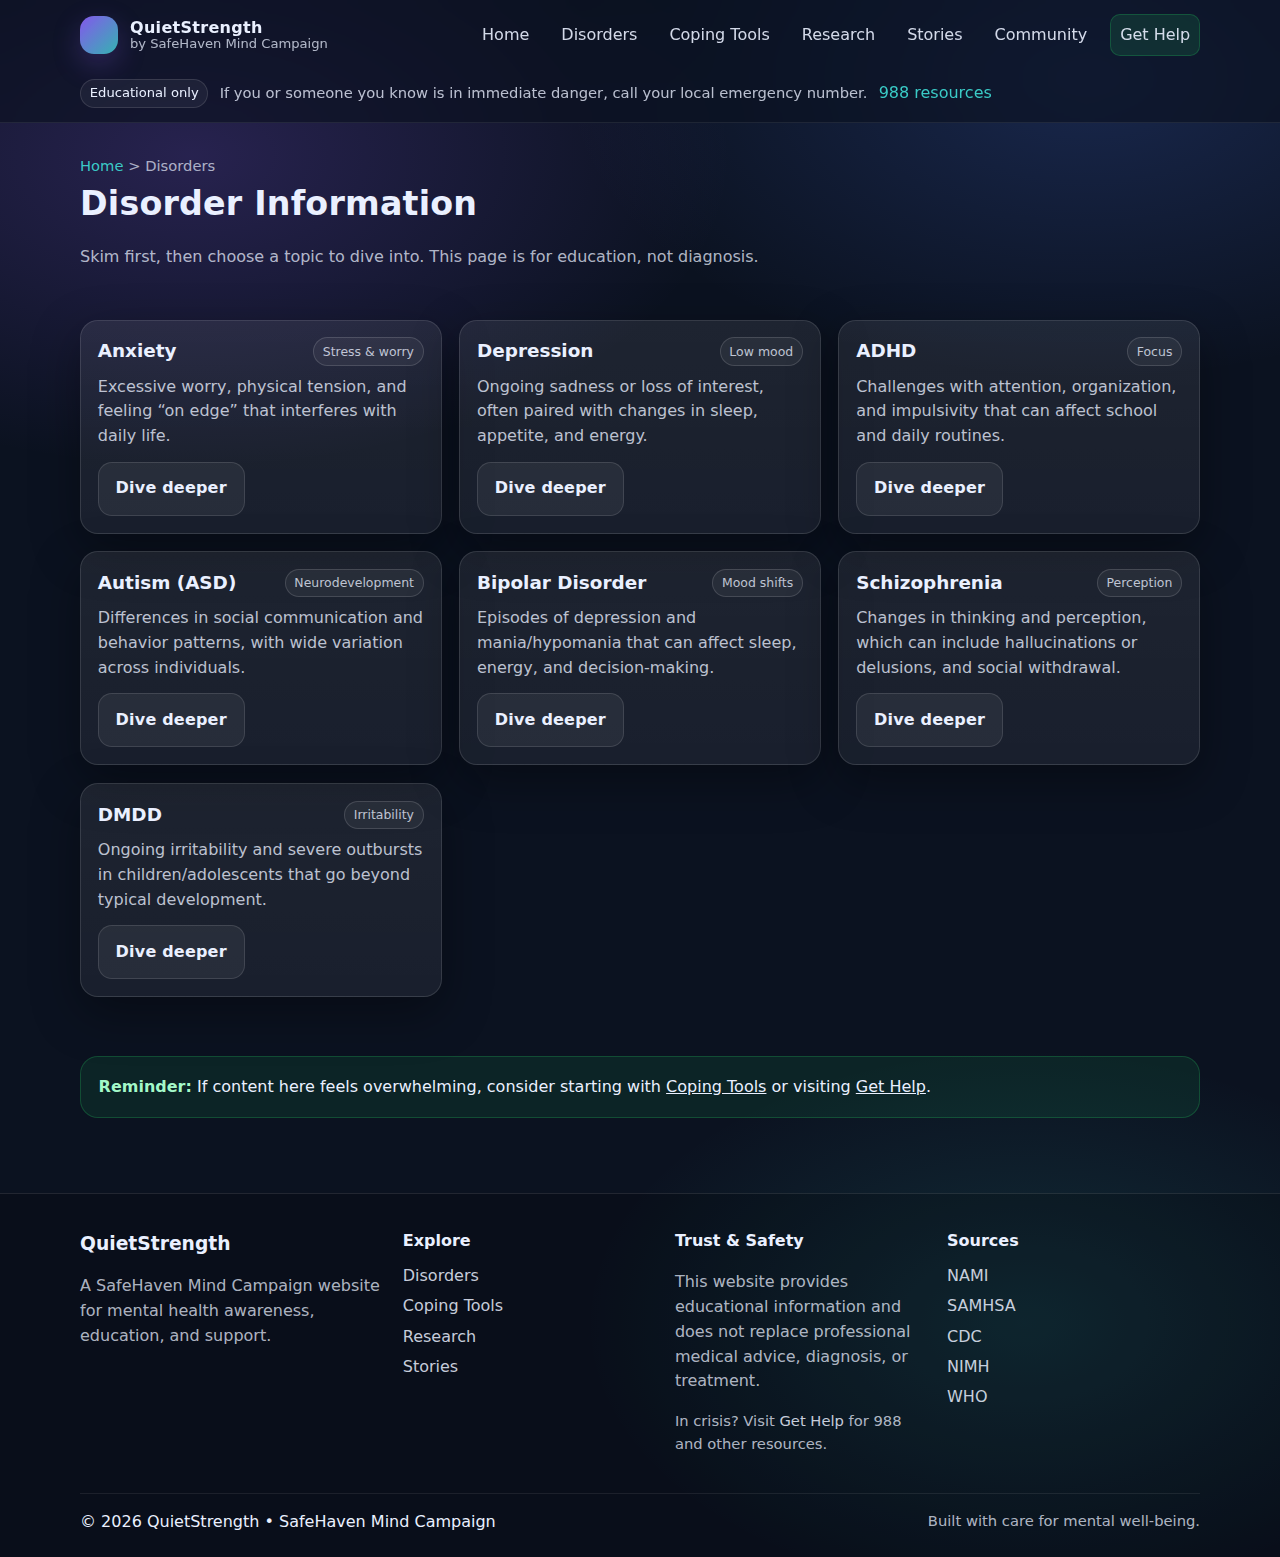
<file: disorders/index.html>
<!doctype html>
<html lang="en" data-root="../">
<head>
  <meta charset="utf-8">
  <meta name="viewport" content="width=device-width, initial-scale=1">
  <title>QuietStrength • Disorders</title>
  <meta name="description" content="Explore mental health topics with short summaries and deeper pages.">
  <link rel="stylesheet" href="../css/quitestrength.css">
</head>
<body>
  <div id="siteHeader"></div>

<main class="container">
  <div class="page-title">
    <div class="breadcrumb"><a href="../index.html">Home</a> > Disorders</div>
    <h1>Disorder Information</h1>
    <p class="muted">Skim first, then choose a topic to dive into. This page is for education, not diagnosis.</p>
  </div>

  <section class="section">
    <div class="grid three">
      <div class="card topic-card">
        <div class="topic-top">
          <h3>Anxiety</h3><span class="tag">Stress & worry</span>
        </div>
        <p>Excessive worry, physical tension, and feeling “on edge” that interferes with daily life.</p>
        <div class="topic-actions">
          <a class="btn ghost" href="ANXIETY.html">Dive deeper</a>
        </div>
      </div>

      <div class="card topic-card">
        <div class="topic-top">
          <h3>Depression</h3><span class="tag">Low mood</span>
        </div>
        <p>Ongoing sadness or loss of interest, often paired with changes in sleep, appetite, and energy.</p>
        <div class="topic-actions">
          <a class="btn ghost" href="DEPRESSION.html">Dive deeper</a>
        </div>
      </div>

      <div class="card topic-card">
        <div class="topic-top">
          <h3>ADHD</h3><span class="tag">Focus</span>
        </div>
        <p>Challenges with attention, organization, and impulsivity that can affect school and daily routines.</p>
        <div class="topic-actions">
          <a class="btn ghost" href="ADHD.html">Dive deeper</a>
        </div>
      </div>

      <div class="card topic-card">
        <div class="topic-top">
          <h3>Autism (ASD)</h3><span class="tag">Neurodevelopment</span>
        </div>
        <p>Differences in social communication and behavior patterns, with wide variation across individuals.</p>
        <div class="topic-actions">
          <a class="btn ghost" href="AUTISM.html">Dive deeper</a>
        </div>
      </div>

      <div class="card topic-card">
        <div class="topic-top">
          <h3>Bipolar Disorder</h3><span class="tag">Mood shifts</span>
        </div>
        <p>Episodes of depression and mania/hypomania that can affect sleep, energy, and decision-making.</p>
        <div class="topic-actions">
          <a class="btn ghost" href="BIPOLAR.html">Dive deeper</a>
        </div>
      </div>

      <div class="card topic-card">
        <div class="topic-top">
          <h3>Schizophrenia</h3><span class="tag">Perception</span>
        </div>
        <p>Changes in thinking and perception, which can include hallucinations or delusions, and social withdrawal.</p>
        <div class="topic-actions">
          <a class="btn ghost" href="SCHIZOPHRENIA.html">Dive deeper</a>
        </div>
      </div>

      <div class="card topic-card">
        <div class="topic-top">
          <h3>DMDD</h3><span class="tag">Irritability</span>
        </div>
        <p>Ongoing irritability and severe outbursts in children/adolescents that go beyond typical development.</p>
        <div class="topic-actions">
          <a class="btn ghost" href="DMDD.html">Dive deeper</a>
        </div>
      </div>
    </div>
  </section>

  <section class="section">
    <div class="help-callout">
      <strong>Reminder:</strong> If content here feels overwhelming, consider starting with <a href="../coping.html">Coping Tools</a> or visiting <a href="../help.html">Get Help</a>.
    </div>
  </section>
</main>
  <div id="siteFooter"></div>
  <script src="../script/main.js"></script>
</body>

</html>
</file>
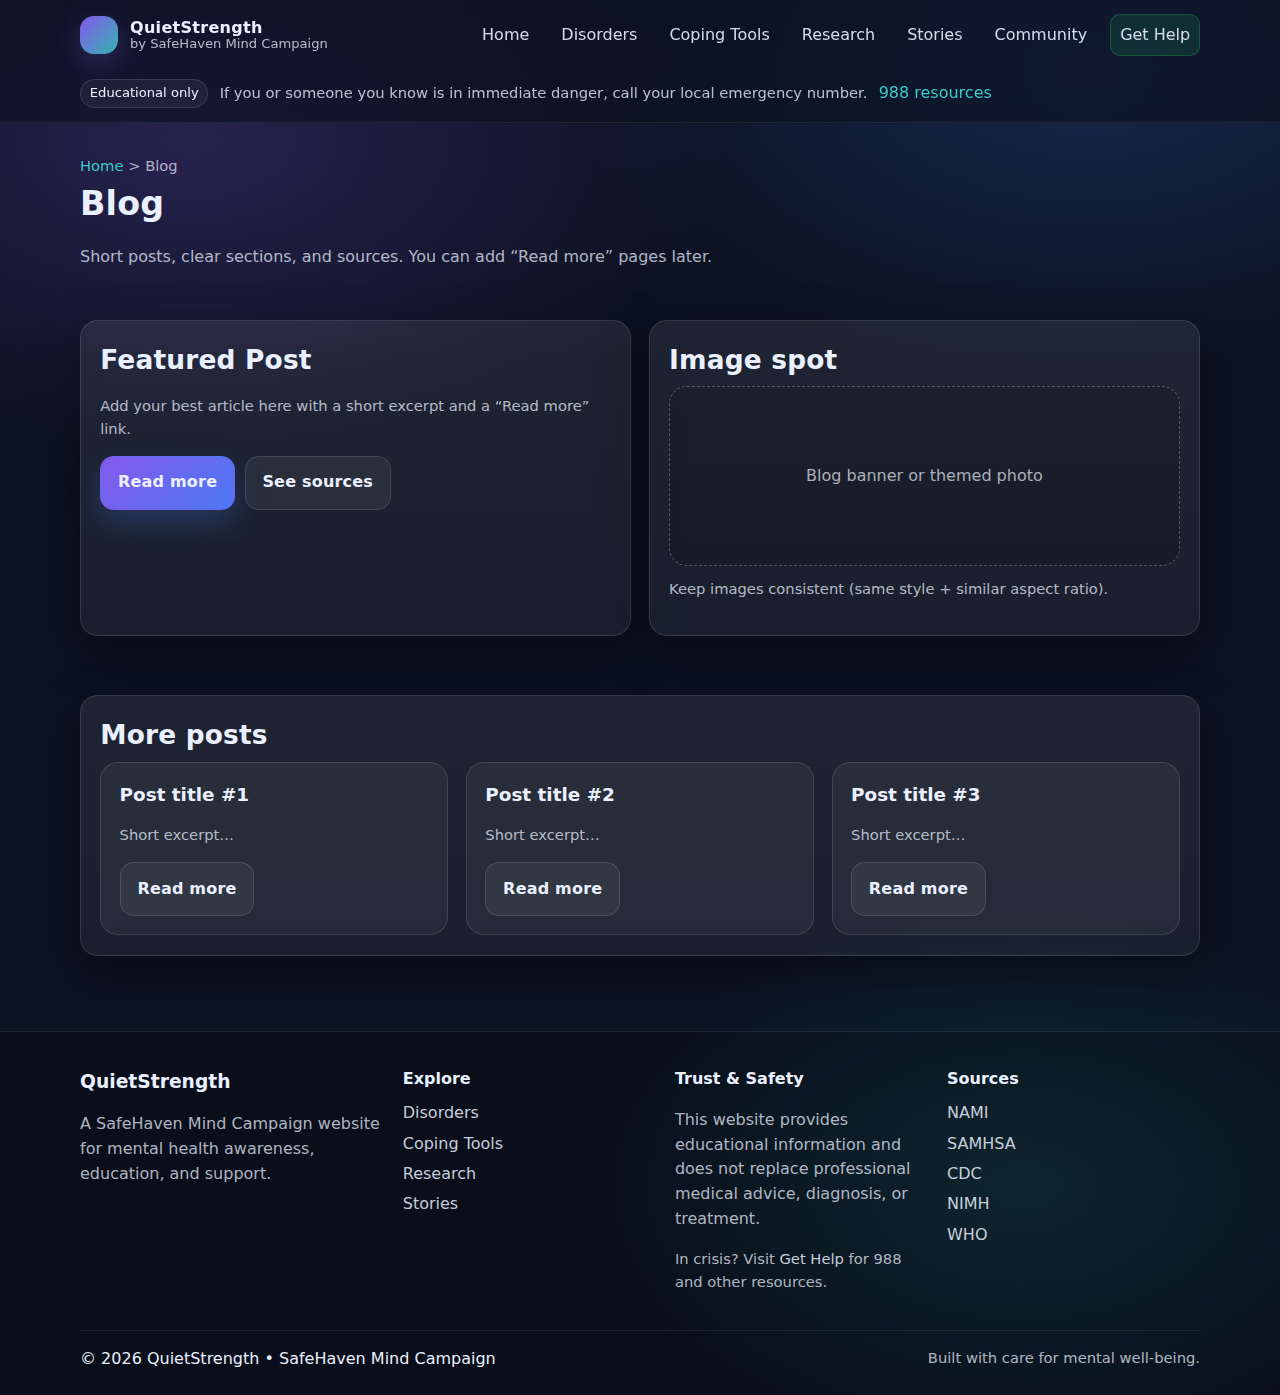
<file: blog.html>
<!doctype html>
<html lang="en" data-root="./">
<head>
  <meta charset="utf-8">
  <meta name="viewport" content="width=device-width, initial-scale=1">
  <title>QuietStrength • Blog</title>
  <meta name="description" content="Campaign blog posts and educational articles.">
  <link rel="stylesheet" href="css/quitestrength.css">
</head>
<body>
  <div id="siteHeader"></div>

<main class="container">
  <div class="page-title">
    <div class="breadcrumb"><a href="index.html">Home</a> > Blog</div>
    <h1>Blog</h1>
    <p class="muted">Short posts, clear sections, and sources. You can add “Read more” pages later.</p>
  </div>

  <section class="section">
    <div class="grid two">
      <div class="card pad">
        <h2 style="margin-top:0;">Featured Post</h2>
        <p class="muted small">Add your best article here with a short excerpt and a “Read more” link.</p>
        <div class="topic-actions">
          <a class="btn primary" href="#">Read more</a>
          <a class="btn ghost" href="research.html">See sources</a>
        </div>
      </div>

      <div class="card pad">
        <h2 style="margin-top:0;">Image spot</h2>
        <div class="placeholder-img">Blog banner or themed photo</div>
        <p class="muted small" style="margin-top:.75rem;">Keep images consistent (same style + similar aspect ratio).</p>
      </div>
    </div>
  </section>

  <section class="section">
    <div class="card pad">
      <h2 style="margin-top:0;">More posts</h2>
      <div class="grid three">
        <div class="feature">
          <h3>Post title #1</h3>
          <p class="muted small">Short excerpt…</p>
          <a class="btn ghost" href="#">Read more</a>
        </div>
        <div class="feature">
          <h3>Post title #2</h3>
          <p class="muted small">Short excerpt…</p>
          <a class="btn ghost" href="#">Read more</a>
        </div>
        <div class="feature">
          <h3>Post title #3</h3>
          <p class="muted small">Short excerpt…</p>
          <a class="btn ghost" href="#">Read more</a>
        </div>
      </div>
    </div>
  </section>
</main>
  <div id="siteFooter"></div>
  <script src="script/main.js"></script>
</body>
</html>
</file>
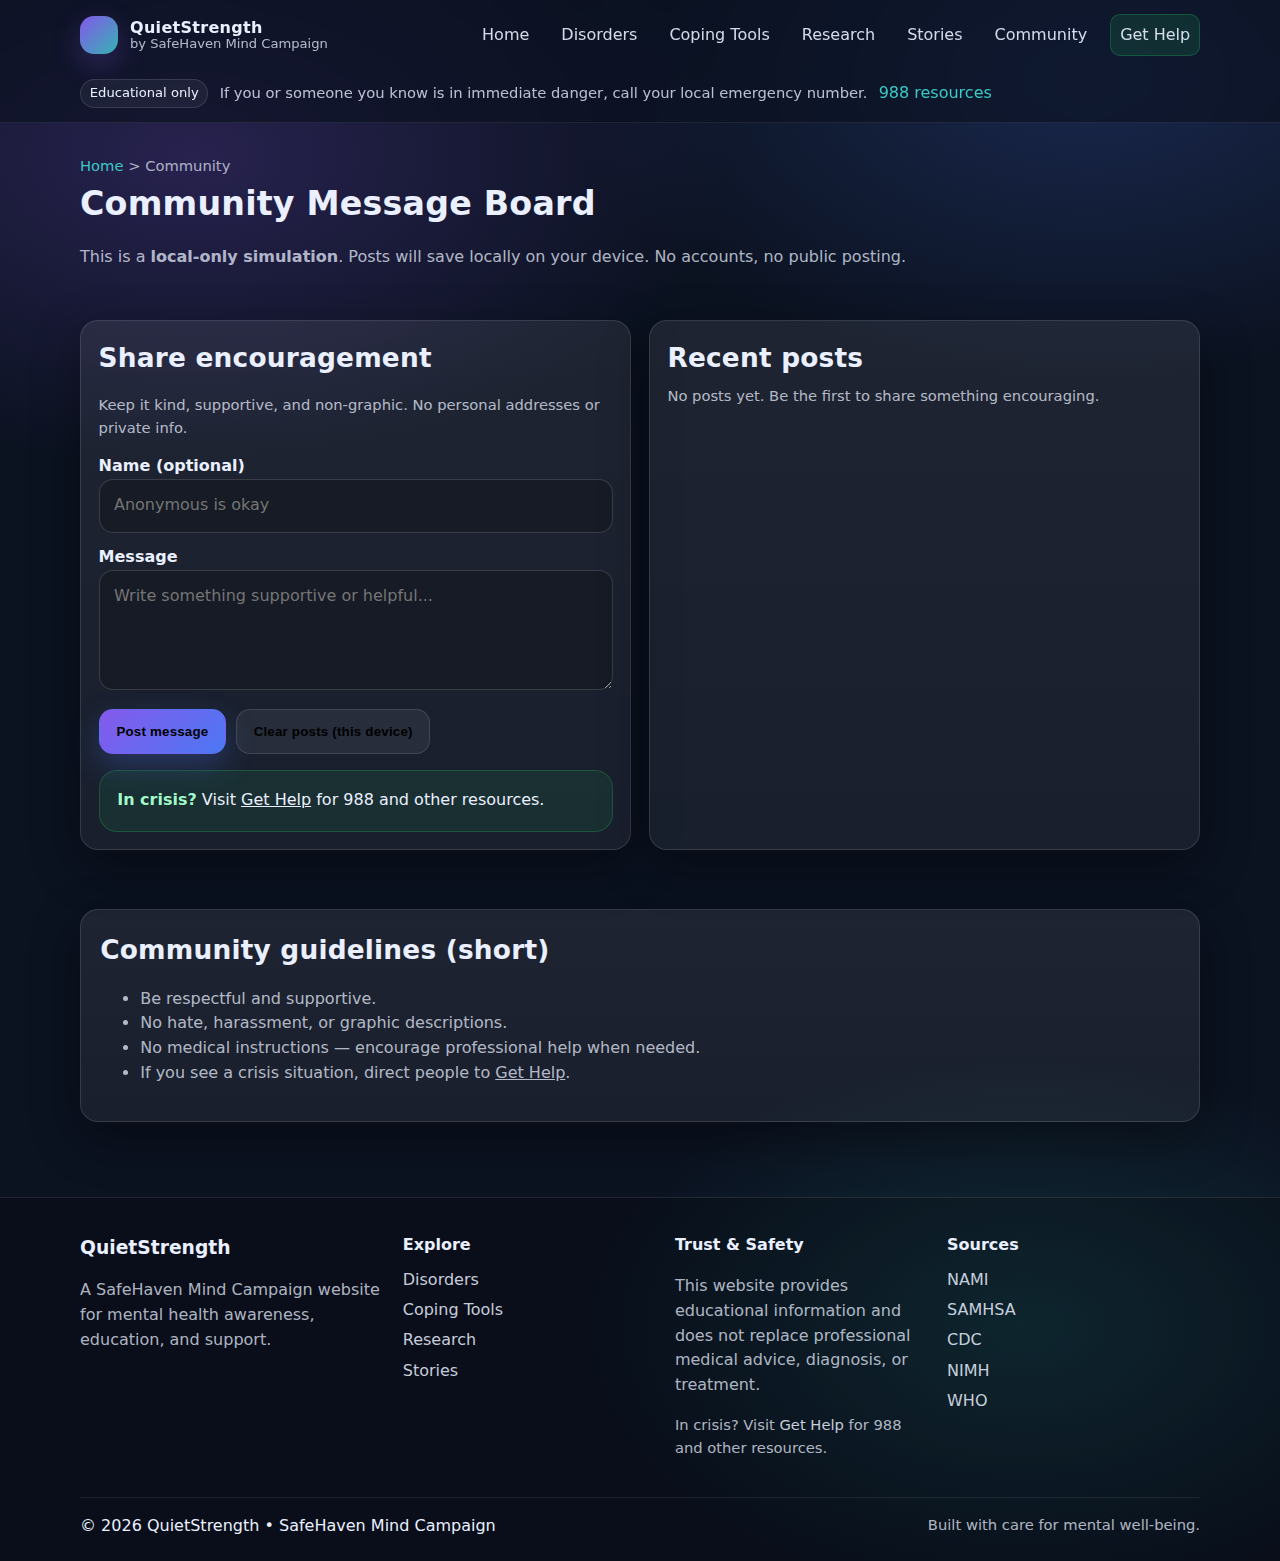
<file: community.html>
<!doctype html>
<html lang="en" data-root="./">
<head>
  <meta charset="utf-8">
  <meta name="viewport" content="width=device-width, initial-scale=1">
  <title>QuietStrength • Community</title>
  <meta name="description" content="A simple, moderated message board simulation for encouragement.">
  <link rel="stylesheet" href="css/quitestrength.css">
</head>
<body>
  <div id="siteHeader"></div>

<main class="container">
  <div class="page-title">
    <div class="breadcrumb"><a href="index.html">Home</a> > Community</div>
    <h1>Community Message Board</h1>
    <p class="muted">This is a <strong>local-only simulation</strong>. Posts will save locally on your device. No accounts, no public posting.</p>
  </div>

  <section class="section">
    <div class="grid two">
      <div class="card board">
        <h2 style="margin-top:0;">Share encouragement</h2>
        <p class="muted small">Keep it kind, supportive, and non-graphic. No personal addresses or private info.</p>

        <form id="boardForm">
          <div>
            <label for="name">Name (optional)</label>
            <input class="input" id="name" name="name" maxlength="40" placeholder="Anonymous is okay">
          </div>

          <div>
            <label for="message">Message</label>
            <textarea id="message" name="message" maxlength="900" placeholder="Write something supportive or helpful..."></textarea>
          </div>

          <div class="topic-actions">
            <button class="btn primary" type="submit">Post message</button>
            <button class="btn ghost" type="button" id="clearPosts">Clear posts (this device)</button>
          </div>
        </form>

        <div class="help-callout" style="margin-top:1rem;">
          <strong>In crisis?</strong> Visit <a href="help.html">Get Help</a> for 988 and other resources.
        </div>
      </div>

      <div class="card board">
        <h2 style="margin-top:0;">Recent posts</h2>
        <div id="postList"></div>
      </div>
    </div>
  </section>

  <section class="section">
    <div class="card pad">
      <h2 style="margin-top:0;">Community guidelines (short)</h2>
      <ul class="muted">
        <li>Be respectful and supportive.</li>
        <li>No hate, harassment, or graphic descriptions.</li>
        <li>No medical instructions — encourage professional help when needed.</li>
        <li>If you see a crisis situation, direct people to <a href="help.html">Get Help</a>.</li>
      </ul>
    </div>
  </section>
</main>
  <div id="siteFooter"></div>
  <script src="script/main.js"></script>
</body>

</html>
</file>
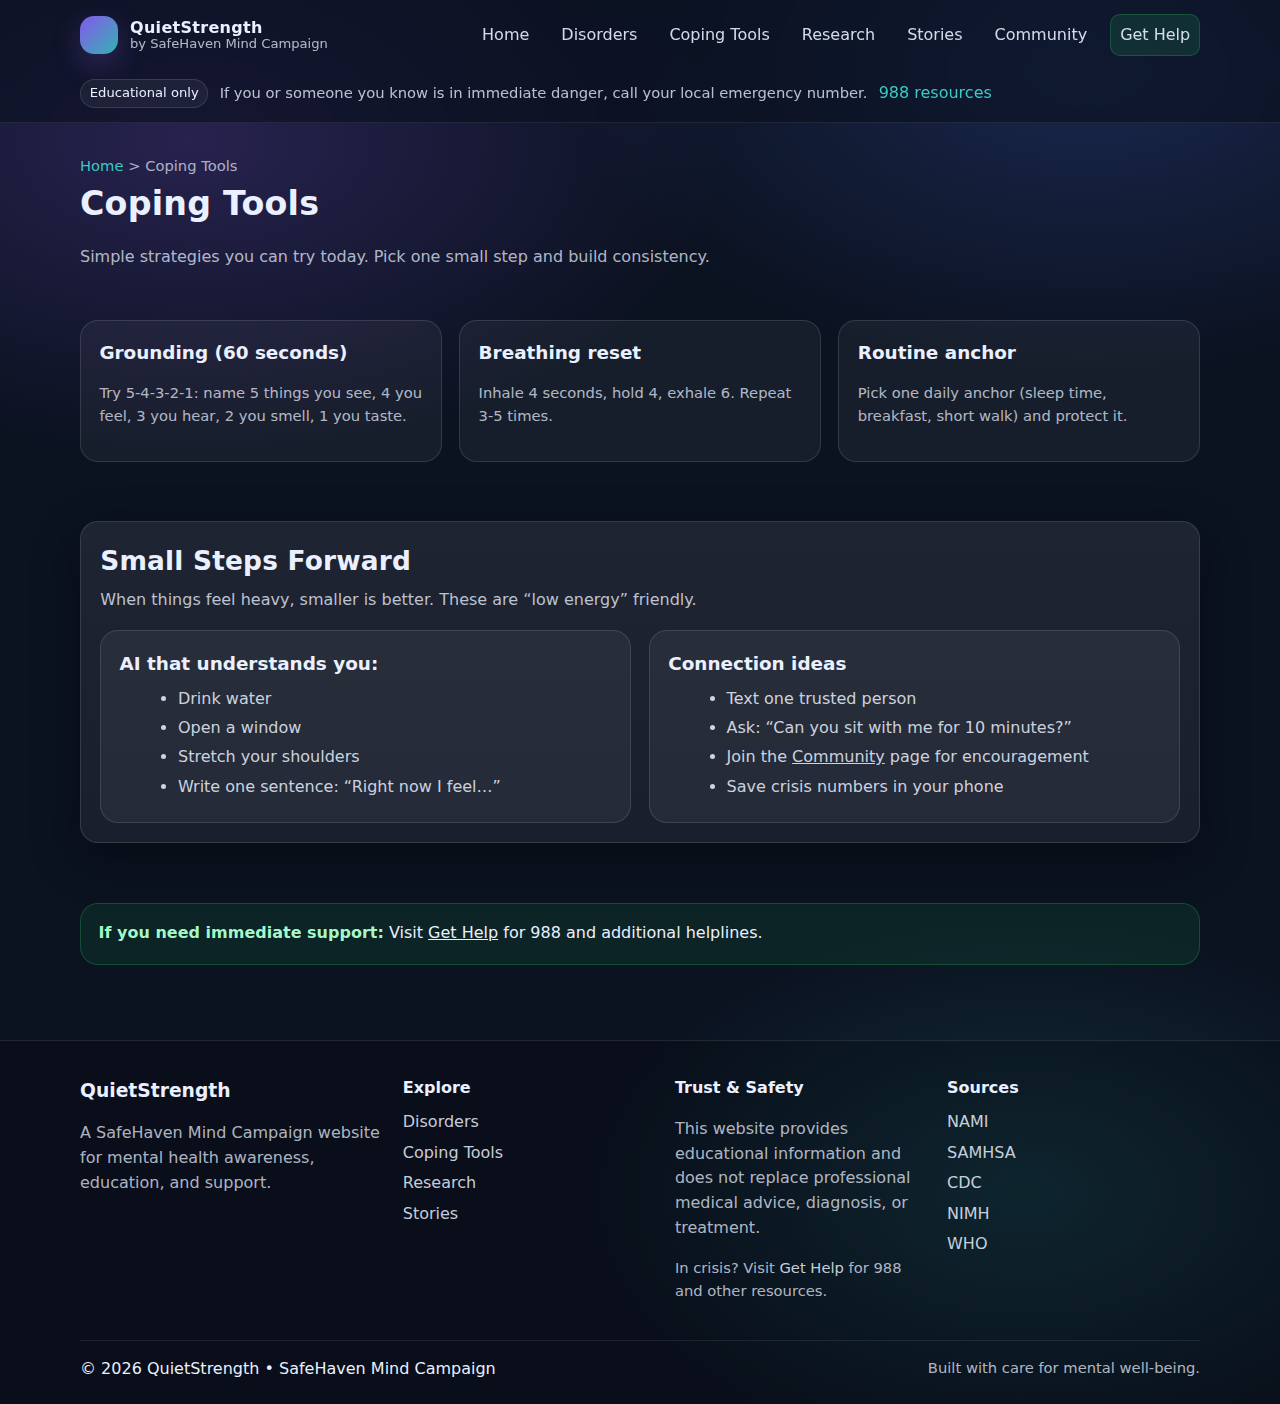
<file: coping.html>
<!doctype html>
<html lang="en" data-root="./">
<head>
  <meta charset="utf-8">
  <meta name="viewport" content="width=device-width, initial-scale=1">
  <title>QuietStrength • Coping Tools</title>
  <meta name="description" content="Practical coping strategies and small steps forward.">
  <link rel="stylesheet" href="css/quitestrength.css">
</head>
<body>
  <div id="siteHeader"></div>

<main class="container">
  <div class="page-title">
    <div class="breadcrumb"><a href="index.html">Home</a> > Coping Tools</div>
    <h1>Coping Tools</h1>
    <p class="muted">Simple strategies you can try today. Pick one small step and build consistency.</p>
  </div>

  <section class="section">
    <div class="grid three">
      <div class="feature">
        <h3>Grounding (60 seconds)</h3>
        <p class="muted small">Try 5-4-3-2-1: name 5 things you see, 4 you feel, 3 you hear, 2 you smell, 1 you taste.</p>
      </div>
      <div class="feature">
        <h3>Breathing reset</h3>
        <p class="muted small">Inhale 4 seconds, hold 4, exhale 6. Repeat 3-5 times.</p>
      </div>
      <div class="feature">
        <h3>Routine anchor</h3>
        <p class="muted small">Pick one daily anchor (sleep time, breakfast, short walk) and protect it.</p>
      </div>
    </div>
  </section>

  <section class="section">
    <div class="card pad">
      <h2 style="margin-top:0;">Small Steps Forward</h2>
      <p class="lead">When things feel heavy, smaller is better. These are “low energy” friendly.</p>

      <div class="grid two">
        <div class="feature">
          <h3>AI that understands you:</h3>
          <ul>
            <li>Drink water</li>
            <li>Open a window</li>
            <li>Stretch your shoulders</li>
            <li>Write one sentence: “Right now I feel…”</li>
          </ul>
        </div>
        <div class="feature">
          <h3>Connection ideas</h3>
          <ul>
            <li>Text one trusted person</li>
            <li>Ask: “Can you sit with me for 10 minutes?”</li>
            <li>Join the <a href="community.html">Community</a> page for encouragement</li>
            <li>Save crisis numbers in your phone</li>
          </ul>
        </div>
      </div>
    </div>

    
  </section>

  <section class="section">
    <div class="help-callout">
      <strong>If you need immediate support:</strong> Visit <a href="help.html">Get Help</a> for 988 and additional helplines.
    </div>
  </section>
</main>
  <div id="siteFooter"></div>
  <script src="script/main.js"></script>
</body>

</html>
</file>
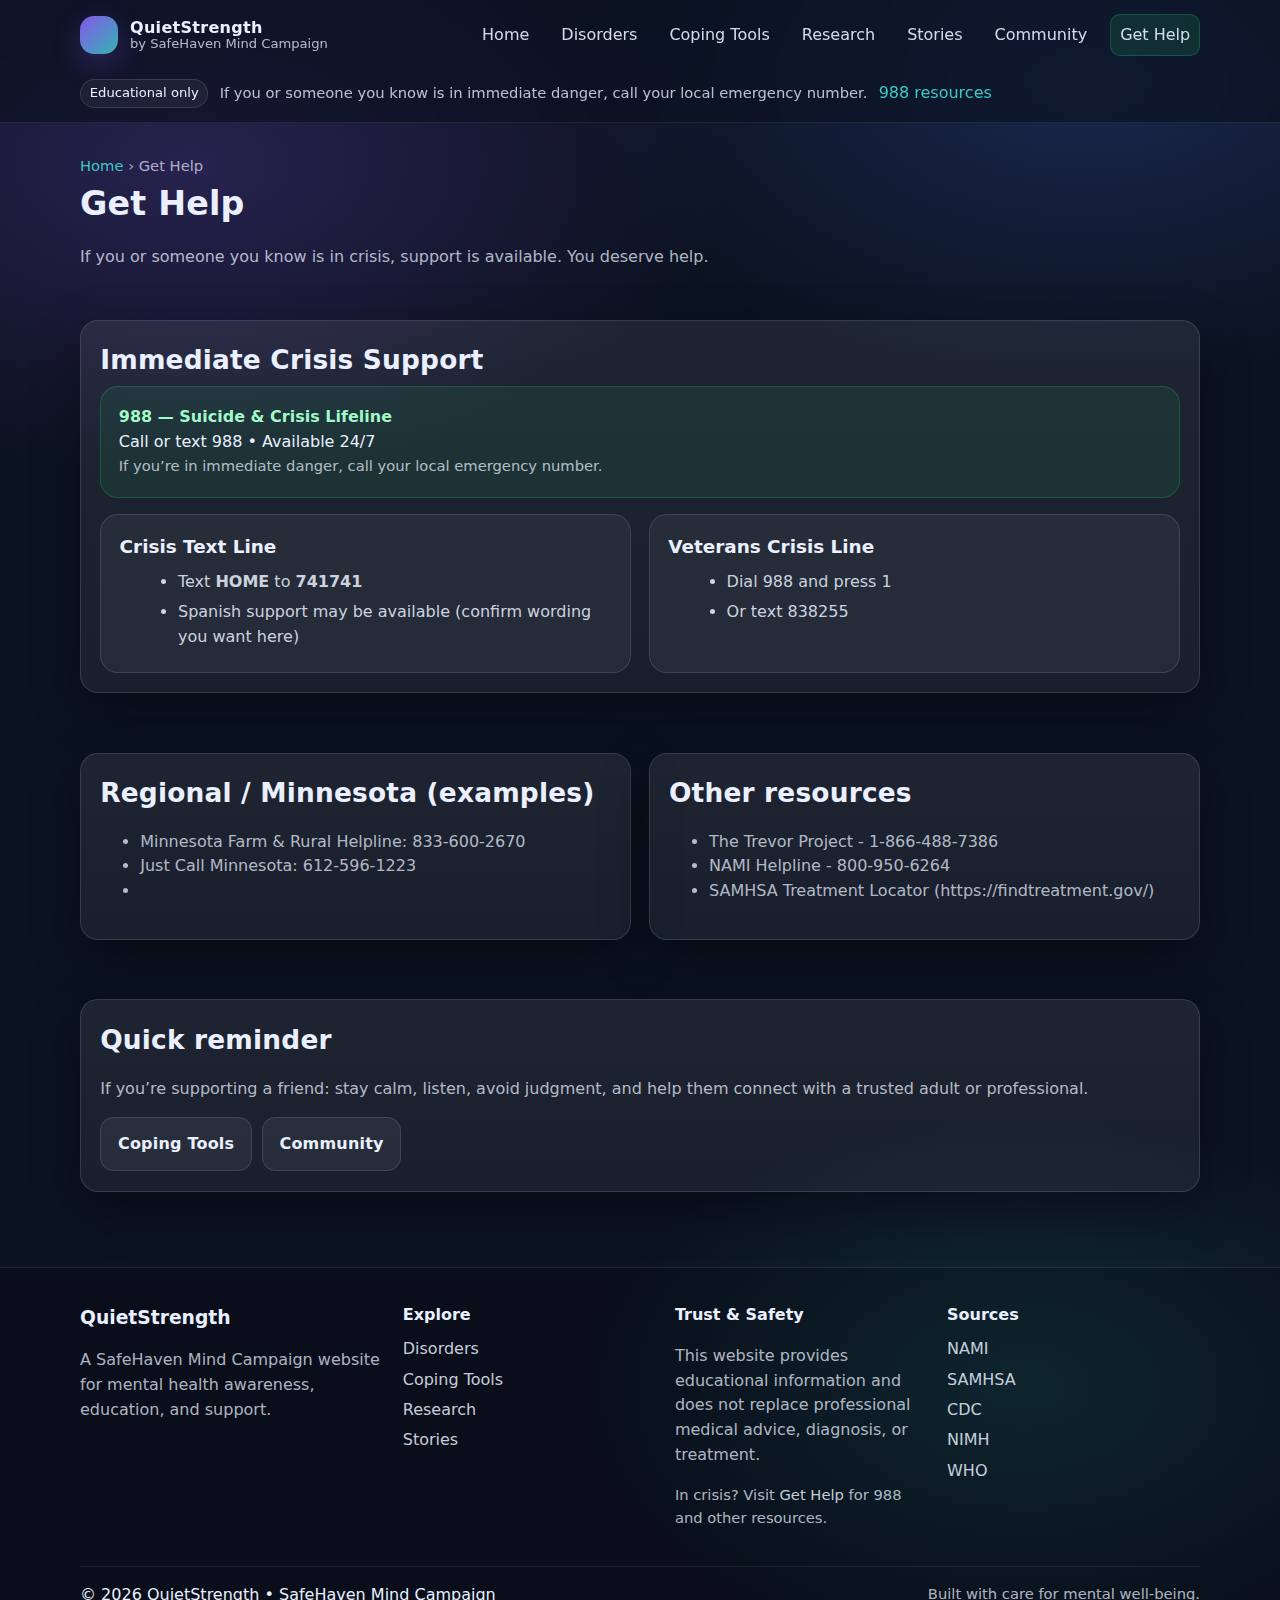
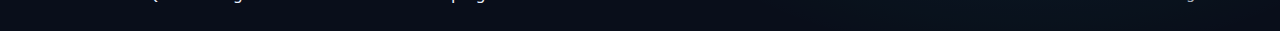
<file: help.html>
<!doctype html>
<html lang="en" data-root="./">
<head>
  <meta charset="utf-8">
  <meta name="viewport" content="width=device-width, initial-scale=1">
  <title>QuietStrength • Get Help</title>
  <meta name="description" content="Crisis and support resources including 988 and other helplines.">
  <link rel="stylesheet" href="css/quitestrength.css">
</head>
<body>
  <div id="siteHeader"></div>

<main class="container">
  <div class="page-title">
    <div class="breadcrumb"><a href="index.html">Home</a> › Get Help</div>
    <h1>Get Help</h1>
    <p class="muted">If you or someone you know is in crisis, support is available. You deserve help.</p>
  </div>

  <section class="section">
    <div class="card pad">
      <h2 style="margin-top:0;">Immediate Crisis Support</h2>
      <div class="help-callout">
        <strong>988 — Suicide &amp; Crisis Lifeline</strong><br>
        Call or text 988 • Available 24/7<br>
        <span class="muted small">If you’re in immediate danger, call your local emergency number.</span>
      </div>

      <div class="grid two" style="margin-top:1rem;">
        <div class="feature">
          <h3>Crisis Text Line</h3>
          <ul>
            <li>Text <strong>HOME</strong> to <strong>741741</strong></li>
            <li>Spanish support may be available (confirm wording you want here)</li>
          </ul>
        </div>
        <div class="feature">
          <h3>Veterans Crisis Line</h3>
          <ul>
            <li>Dial 988 and press 1</li>
            <li>Or text 838255</li>
          </ul>
        </div>
      </div>
    </div>
  </section>

  <section class="section">
    <div class="grid two">
      <div class="card pad">
        <h2 style="margin-top:0;">Regional / Minnesota (examples)</h2>
        <ul class="muted">
          <li>Minnesota Farm & Rural Helpline: 833-600-2670</li>
          <li>Just Call Minnesota: 612-596-1223</li>
          <li></li>
        </ul>
      </div>

      <div class="card pad">
        <h2 style="margin-top:0;">Other resources</h2>
        <ul class="muted">
          <li>The Trevor Project - 1-866-488-7386</li>
          <li>NAMI Helpline - 800-950-6264</li>
          <li>SAMHSA Treatment Locator (https://findtreatment.gov/)</li>
        </ul>
      </div>
    </div>
  </section>

  <section class="section">
    <div class="card pad">
      <h2 style="margin-top:0;">Quick reminder</h2>
      <p class="muted">If you’re supporting a friend: stay calm, listen, avoid judgment, and help them connect with a trusted adult or professional.</p>
      <div class="topic-actions">
        <a class="btn ghost" href="coping.html">Coping Tools</a>
        <a class="btn ghost" href="community.html">Community</a>
      </div>
    </div>
  </section>
</main>
  <div id="siteFooter"></div>
  <script src="script/main.js"></script>
</body>

</html>
</file>
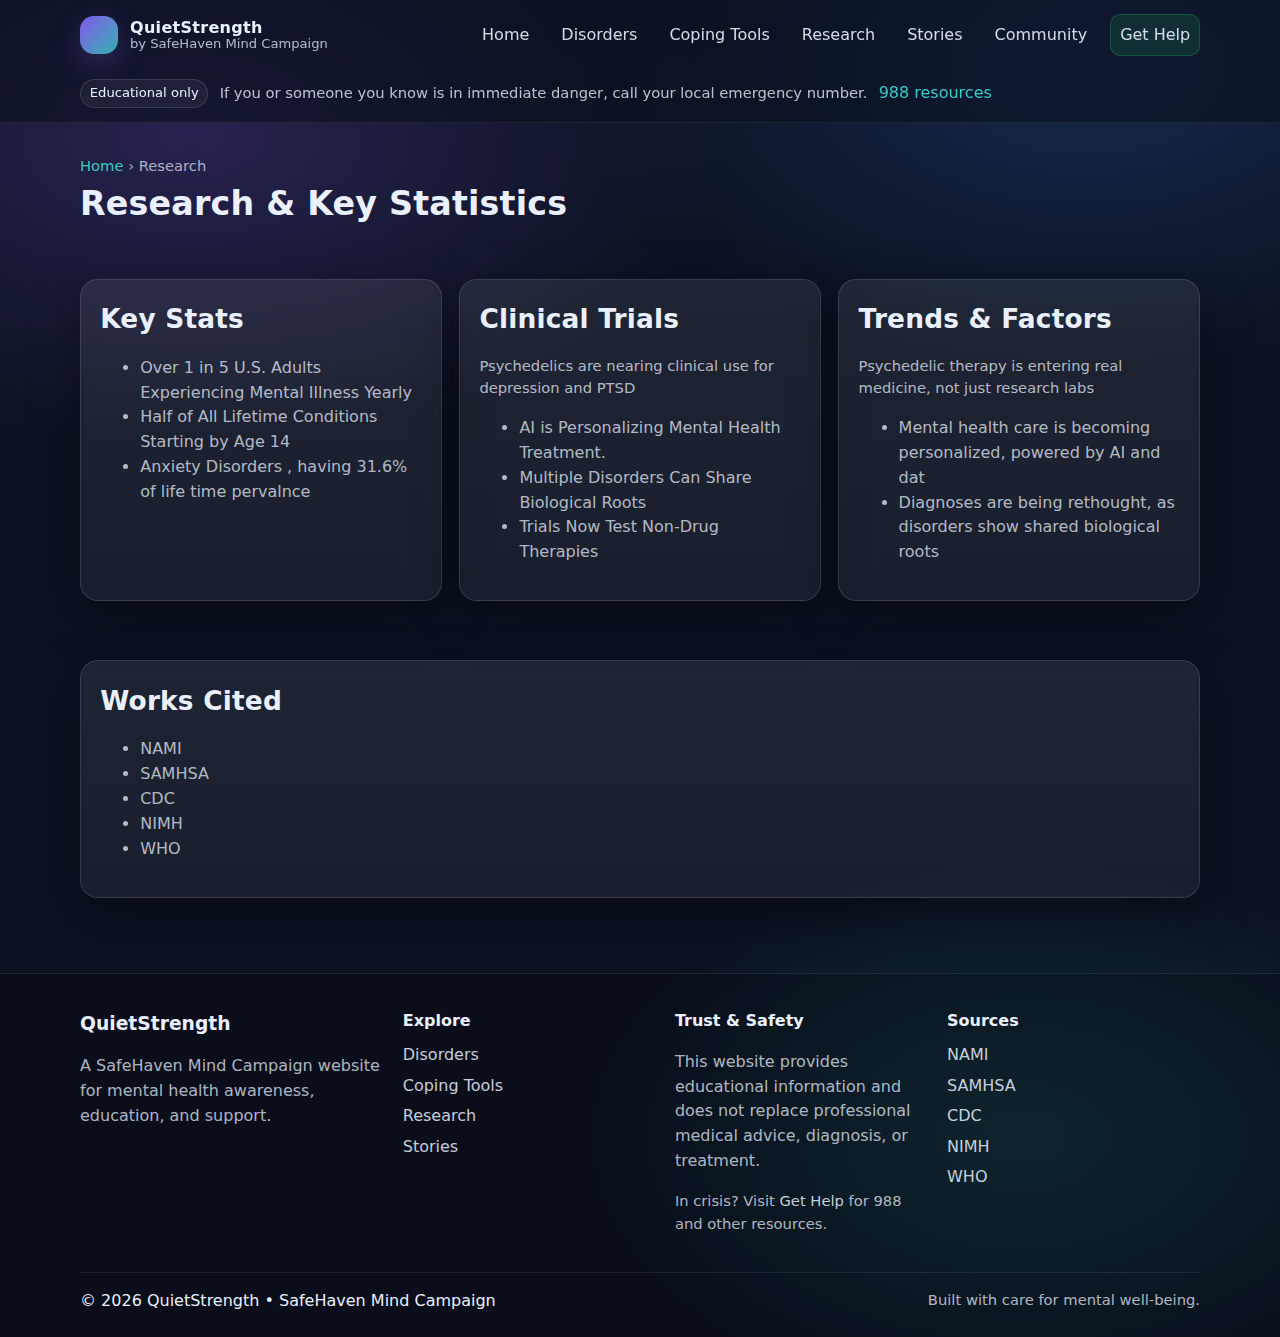
<file: research.html>
<!doctype html>
<html lang="en" data-root="./">
<head>
  <meta charset="utf-8">
  <meta name="viewport" content="width=device-width, initial-scale=1">
  <title>QuietStrength • Research</title>
  <meta name="description" content="Key statistics, credible sources, and clinical trial summaries.">
  <link rel="stylesheet" href="css/quitestrength.css">
</head>
<body>
  <div id="siteHeader"></div>

<main class="container">
  <div class="page-title">
    <div class="breadcrumb"><a href="index.html">Home</a> › Research</div>
    <h1>Research & Key Statistics</h1>
    <p class="muted"></p>
  </div>

  <section class="section">
    <div class="grid three">
      <div class="card pad">
        <h2 style="margin-top:0;">Key Stats</h2>
        <p class="muted small"></p>
        <ul class="muted">
          <li>Over 1 in 5 U.S. Adults Experiencing Mental Illness Yearly</li>
          <li>Half of All Lifetime Conditions Starting by Age 14</li>
          <li>Anxiety Disorders , having 31.6% of life time pervalnce</li>
        </ul>
      </div>

      <div class="card pad">
        <h2 style="margin-top:0;">Clinical Trials</h2>
        <p class="muted small">Psychedelics are nearing clinical use for depression and PTSD</p>
        <ul class="muted">
          <li>AI is Personalizing Mental Health Treatment.</li>
          <li>Multiple Disorders Can Share Biological Roots</li>
          <li>Trials Now Test Non-Drug Therapies</li>
        </ul>
      </div>

      <div class="card pad">
        <h2 style="margin-top:0;">Trends & Factors</h2>
        <p class="muted small">Psychedelic therapy is entering real medicine, not just research labs</p>
        <ul class="muted">
          <li>Mental health care is becoming personalized, powered by AI and dat</li>
          <li>Diagnoses are being rethought, as disorders show shared biological roots</li>
        </ul>
      </div>
    </div>
  </section>

  <section class="section">
    <div class="card pad">
      <h2 style="margin-top:0;">Works Cited </h2>
      <p class="muted"></p>
      <ul class="muted">
        <li>NAMI</li>
        <li>SAMHSA</li>
        <li>CDC</li>
        <li>NIMH</li>
        <li>WHO</li>
      </ul>
    </div>
  </section>
</main>
  <div id="siteFooter"></div>
  <script src="script/main.js"></script>
</body>

</html>
</file>
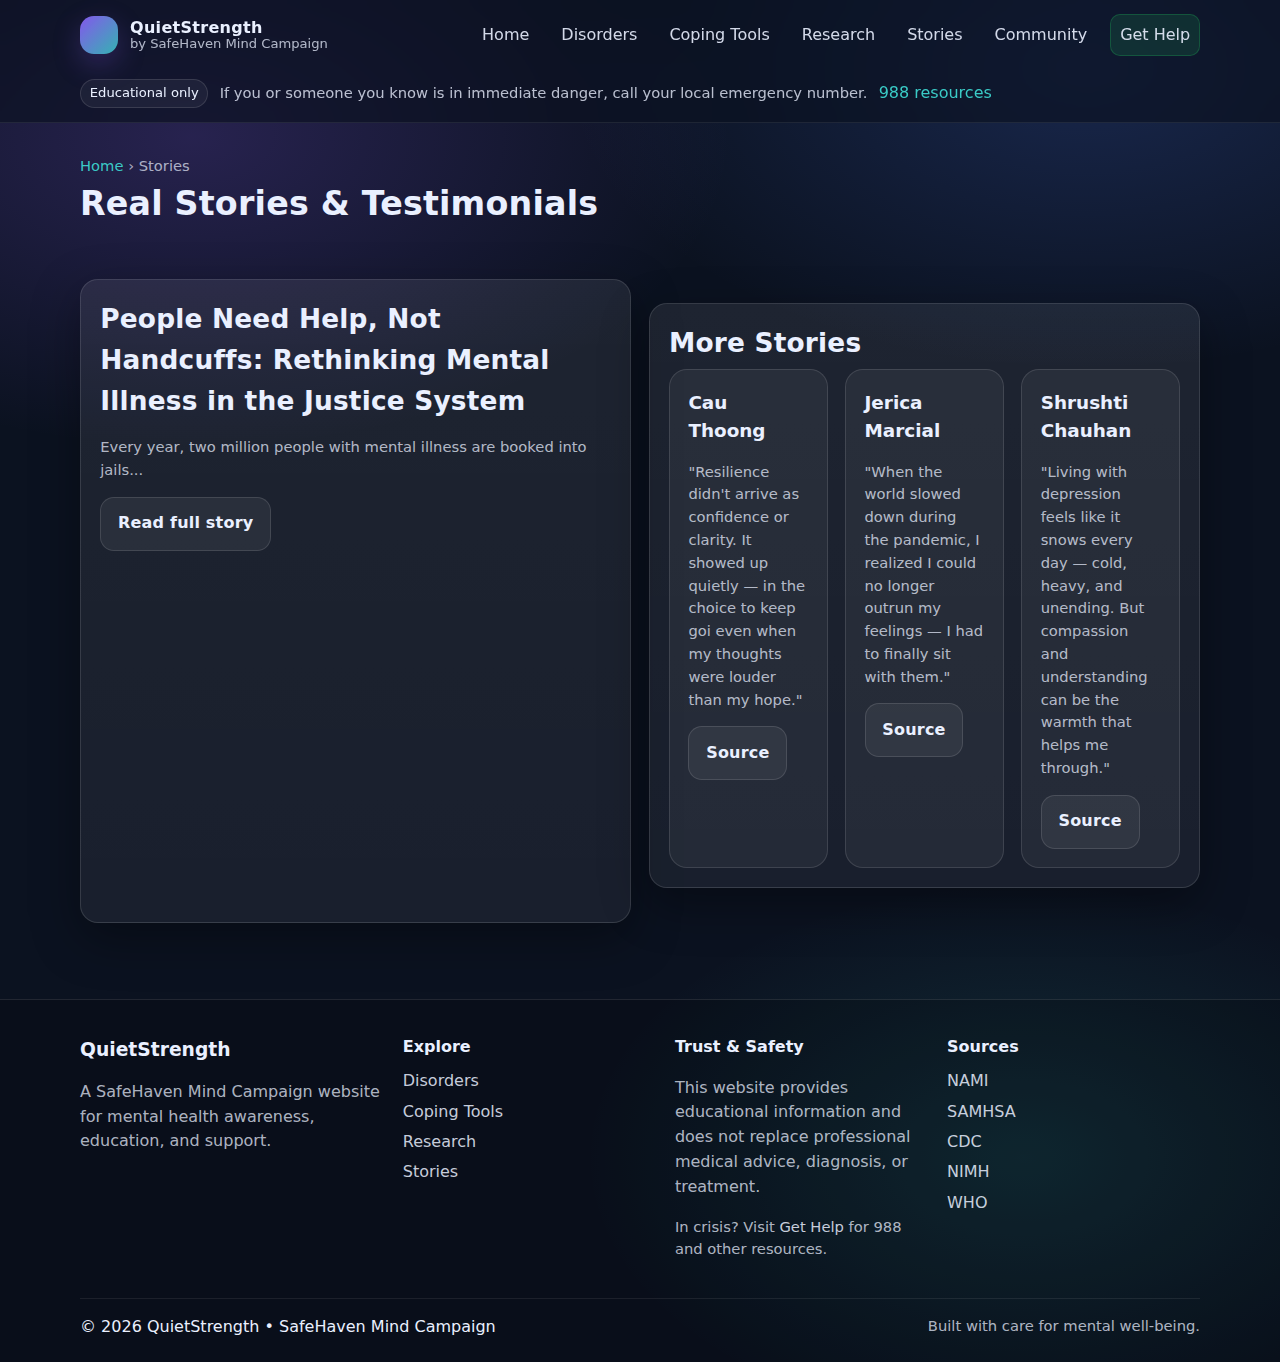
<file: stories.html>
<!doctype html>
<html lang="en" data-root="./">
<head>
  <meta charset="utf-8">
  <meta name="viewport" content="width=device-width, initial-scale=1">
  <title>QuietStrength • Stories</title>
  <meta name="description" content="Real stories and testimonials that humanize mental health challenges.">
  <link rel="stylesheet" href="css/quitestrength.css">
</head>
<body>
  <div id="siteHeader"></div>

<main class="container">
  <div class="page-title">
    <div class="breadcrumb"><a href="index.html">Home</a> › Stories</div>
    <h1>Real Stories & Testimonials</h1>
    <p class="muted"></p>
  </div>

  <section class="section">
    <div class="grid two">
      <div class="card pad">
        <h2 style="margin-top:0;">People Need Help, Not Handcuffs: Rethinking Mental Illness in the Justice System</h2>
        <p class="muted small">Every year, two million people with mental illness are booked into jails...</p>
        <a class="btn ghost" href="https://www.nami.org/blog/people-need-help-not-handcuffs-mental-illness-and-the-criminal-justice-system/" >Read full story</a>
      </div>

      

  <section class="section">
    <div class="card pad">
      <h2 style="margin-top:0;">More Stories</h2>
      <div class="grid three">
        <div class="feature">
          <h3>Cau Thoong</h3>
          <p class="muted small">"Resilience didn't arrive as confidence or clarity. It showed up quietly — in the choice to keep goi even when my thoughts were louder than my hope."</p>
          <a class="btn ghost" href="https://www.nami.org/personal-stories/resilience/" >Source</a>
        </div>
        <div class="feature">
          <h3>Jerica Marcial</h3>
          <p class="muted small">"When the world slowed down during the pandemic, I realized I could no longer outrun my feelings — I had to finally sit with them."</p>
          <a class="btn ghost" href="https://www.nami.org/personal-stories/how-the-pandemic-forced-me-to-face-my-feelings/"  >Source</a>
        </div>
        <div class="feature">
          <h3>Shrushti Chauhan</h3>
          <p class="muted small">"Living with depression feels like it snows every day — cold, heavy, and unending. But compassion and understanding can be the warmth that helps me through."</p>
          <a class="btn ghost" href="https://www.nami.org/personal-stories/the-blizzard-of-depression-and-the-importance-of-compassion-2/"  >Source</a>
        </div>
      </div>
    </div>
  </section>
</main>
  <div id="siteFooter"></div>
  <script src="script/main.js"></script>
</body>
</html>
</file>
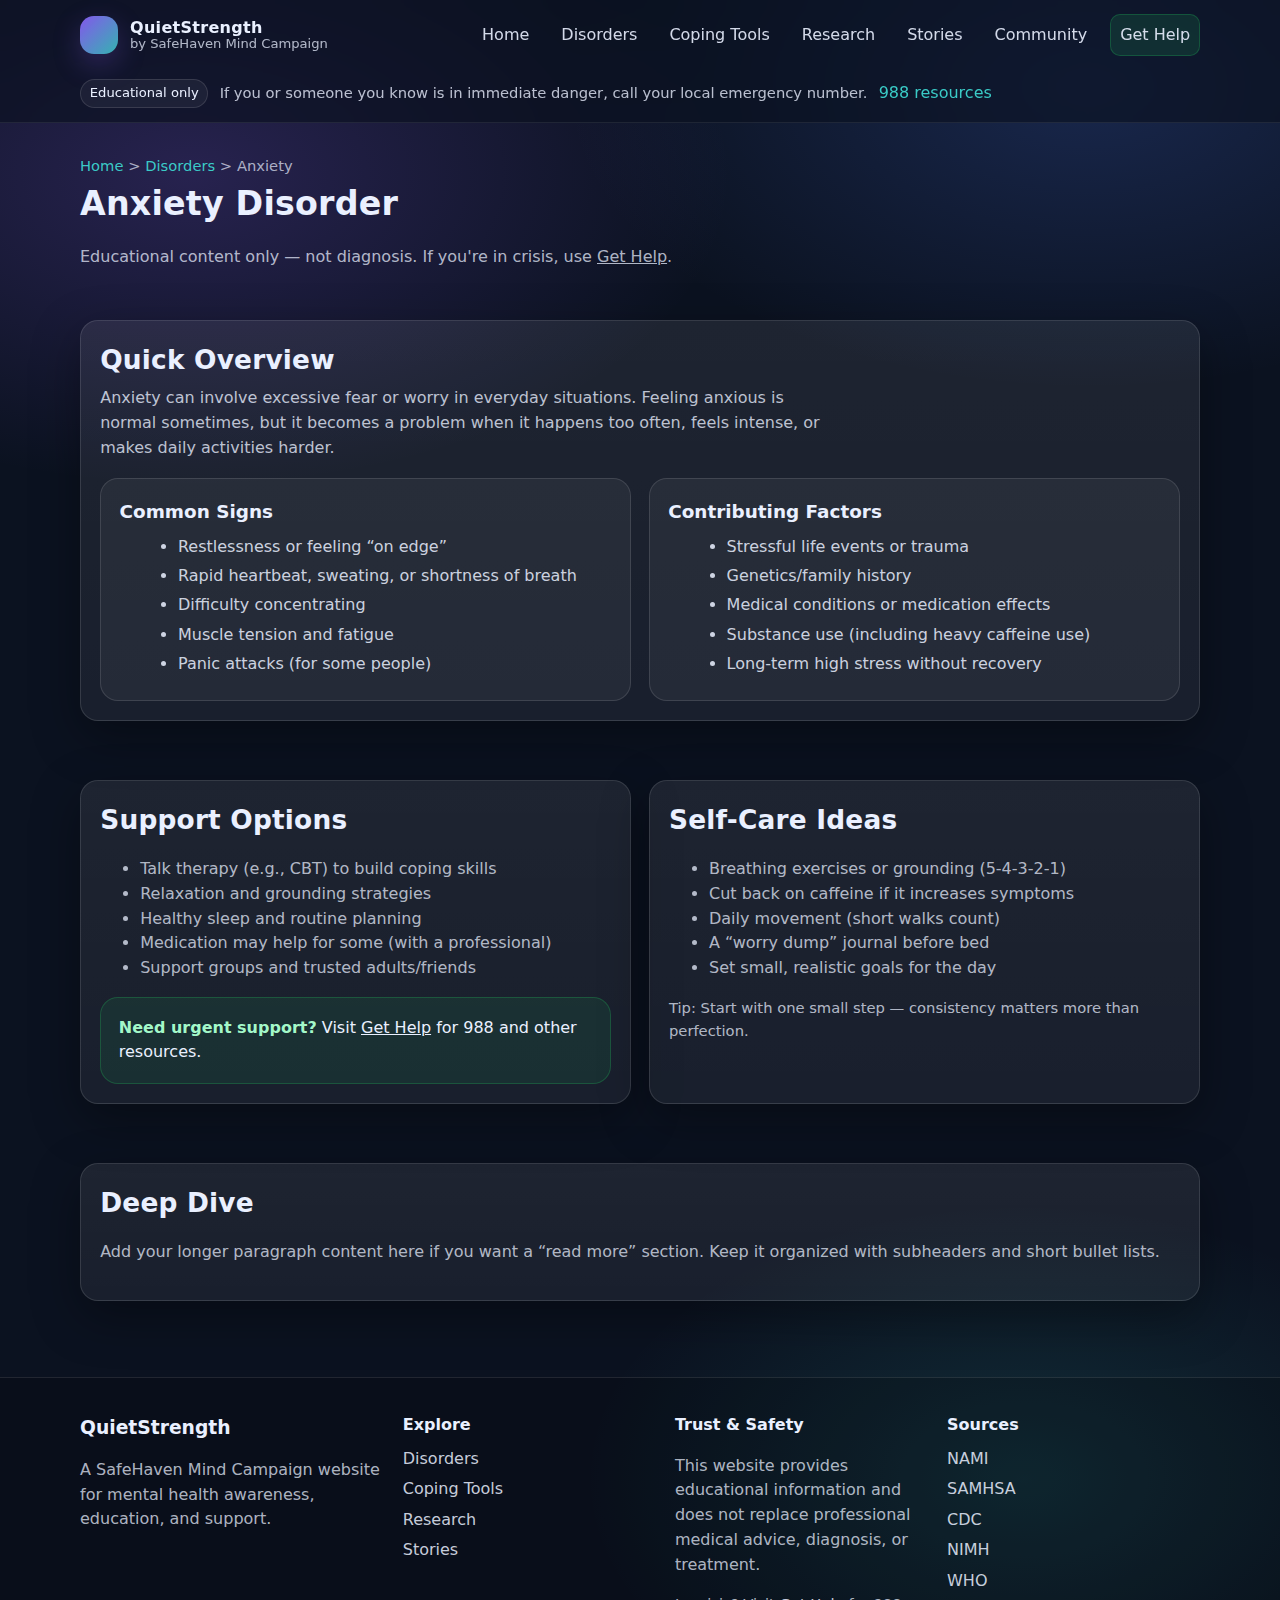
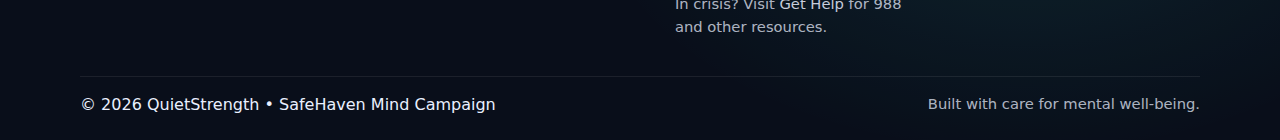
<file: disorders/ANXIETY.html>
<!doctype html>
<html lang="en" data-root="../">
<head>
  <meta charset="utf-8">
  <meta name="viewport" content="width=device-width, initial-scale=1">
  <title>QuietStrength • Anxiety Disorder</title>
  <meta name="description" content="Learn about Anxiety Disorder with summaries and support options.">
  <link rel="stylesheet" href="../css/quitestrength.css">
</head>
<body>
  <div id="siteHeader"></div>

<main class="container">
  <div class="page-title">
    <div class="breadcrumb"><a href="../index.html">Home</a> > <a href="index.html">Disorders</a> > Anxiety</div>
    <h1>Anxiety Disorder</h1>
    <p class="muted">Educational content only — not diagnosis. If you're in crisis, use <a href="../help.html">Get Help</a>.</p>
  </div>

  <section class="section">
    <div class="card pad">
      <h2 style="margin-top:0;">Quick Overview</h2>
      <p class="lead">Anxiety can involve excessive fear or worry in everyday situations. Feeling anxious is normal sometimes, but it becomes a problem when it happens too often, feels intense, or makes daily activities harder.</p>
      <div class="grid two">
        <div class="feature">
          <h3>Common Signs</h3>
          <ul>
            <li>Restlessness or feeling “on edge”</li><li>Rapid heartbeat, sweating, or shortness of breath</li><li>Difficulty concentrating</li><li>Muscle tension and fatigue</li><li>Panic attacks (for some people)</li>
          </ul>
        </div>
        <div class="feature">
          <h3>Contributing Factors</h3>
          <ul>
            <li>Stressful life events or trauma</li><li>Genetics/family history</li><li>Medical conditions or medication effects</li><li>Substance use (including heavy caffeine use)</li><li>Long-term high stress without recovery</li>
          </ul>
        </div>
      </div>
    </div>
  </section>

  <section class="section">
    <div class="grid two">
      <div class="card pad">
        <h2 style="margin-top:0;">Support Options</h2>
        <ul class="muted">
          <li>Talk therapy (e.g., CBT) to build coping skills</li><li>Relaxation and grounding strategies</li><li>Healthy sleep and routine planning</li><li>Medication may help for some (with a professional)</li><li>Support groups and trusted adults/friends</li>
        </ul>
        <div style="margin-top:1rem" class="help-callout">
          <strong>Need urgent support?</strong> Visit <a href="../help.html">Get Help</a> for 988 and other resources.
        </div>
      </div>

      <div class="card pad">
        <h2 style="margin-top:0;">Self-Care Ideas</h2>
        <ul class="muted">
          <li>Breathing exercises or grounding (5-4-3-2-1)</li><li>Cut back on caffeine if it increases symptoms</li><li>Daily movement (short walks count)</li><li>A “worry dump” journal before bed</li><li>Set small, realistic goals for the day</li>
        </ul>
        <p class="muted small" style="margin-top:.9rem;">Tip: Start with one small step — consistency matters more than perfection.</p>
      </div>
    </div>
  </section>
  
  <section class="section">
    <div class="card pad">
      <h2 style="margin-top:0;">Deep Dive</h2>
      <p class="muted">Add your longer paragraph content here if you want a “read more” section. Keep it organized with subheaders and short bullet lists.</p>
    </div>
  </section>
</main>
  <div id="siteFooter"></div>
  <script src="../script/main.js"></script>
</body>
</html>
</file>
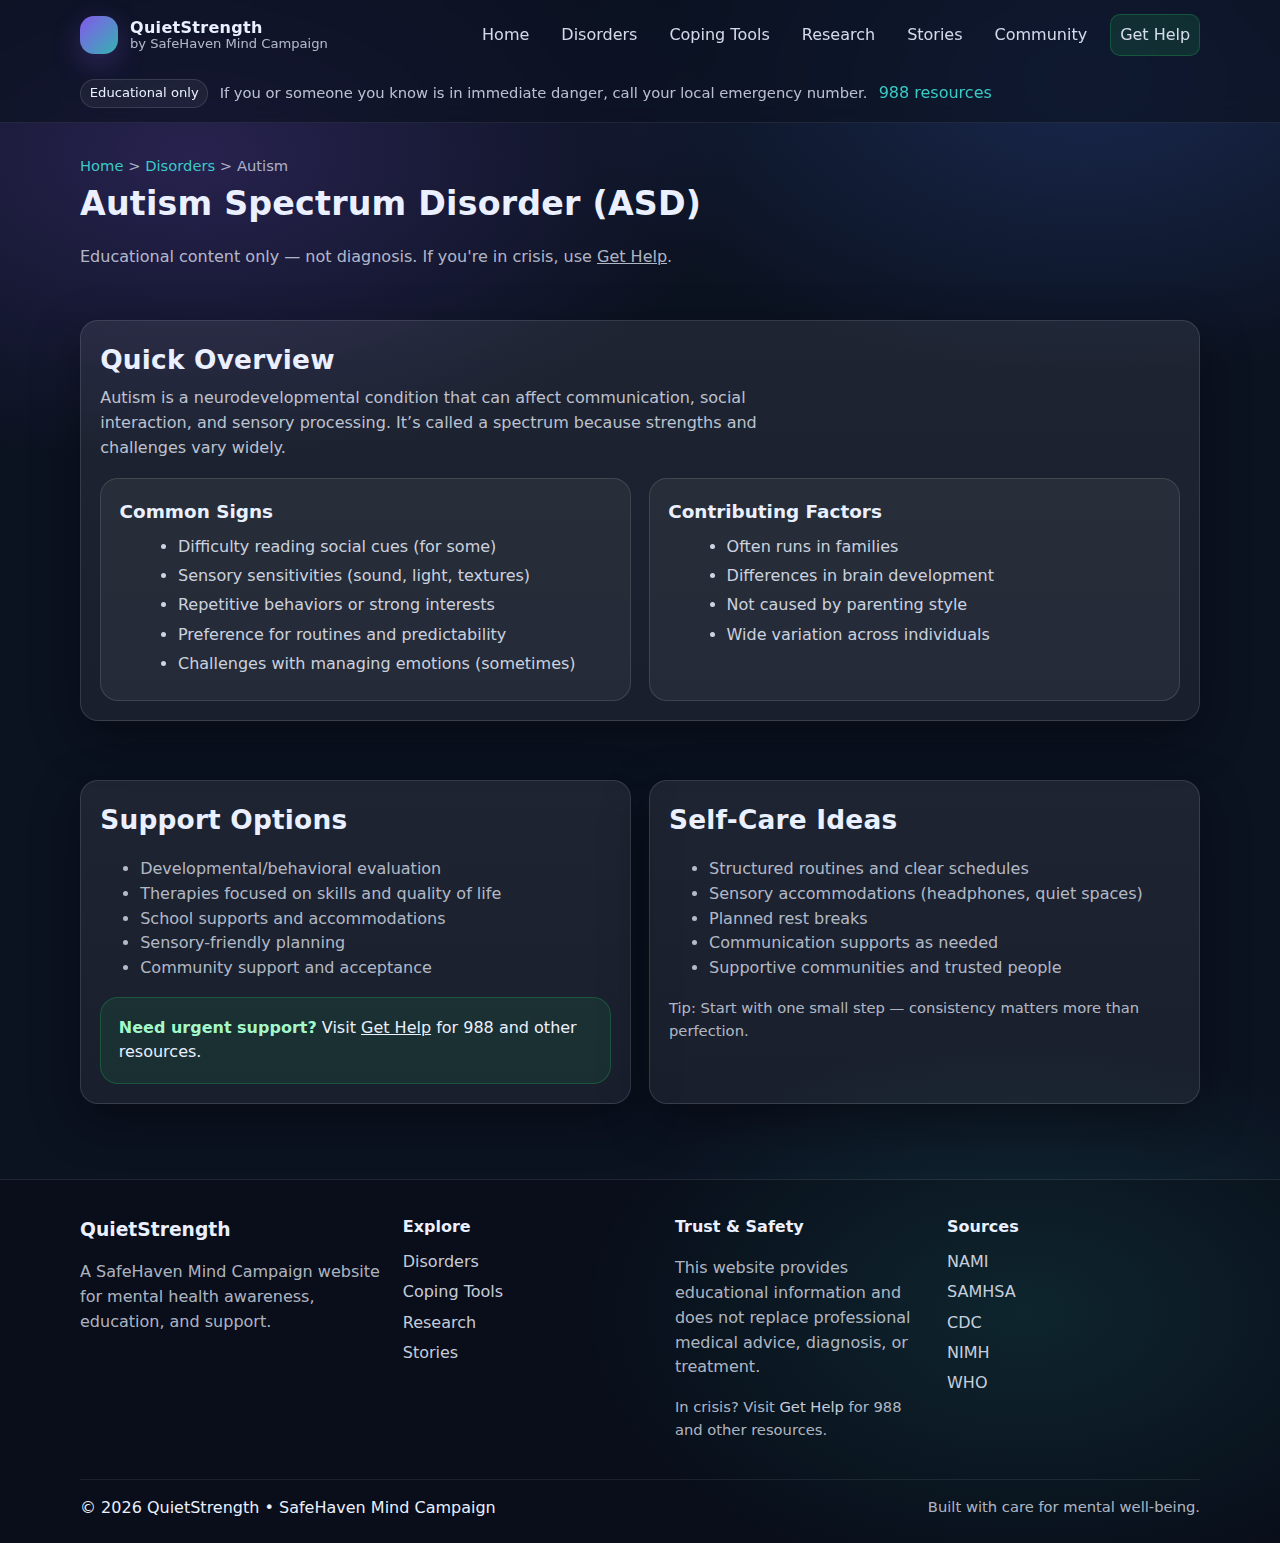
<file: disorders/AUTISM.html>
<!doctype html>
<html lang="en" data-root="../">
<head>
  <meta charset="utf-8">
  <meta name="viewport" content="width=device-width, initial-scale=1">
  <title>QuietStrength • Autism Spectrum Disorder (ASD)</title>
  <meta name="description" content="Learn about Autism Spectrum Disorder (ASD) with summaries and support options.">
  <link rel="stylesheet" href="../css/quitestrength.css">
</head>
<body>
  <div id="siteHeader"></div>

<main class="container">
  <div class="page-title">
    <div class="breadcrumb"><a href="../index.html">Home</a> > <a href="index.html">Disorders</a> > Autism</div>
    <h1>Autism Spectrum Disorder (ASD)</h1>
    <p class="muted">Educational content only — not diagnosis. If you're in crisis, use <a href="../help.html">Get Help</a>.</p>
  </div>

  <section class="section">
    <div class="card pad">
      <h2 style="margin-top:0;">Quick Overview</h2>
      <p class="lead">Autism is a neurodevelopmental condition that can affect communication, social interaction, and sensory processing. It’s called a spectrum because strengths and challenges vary widely.</p>
      <div class="grid two">
        <div class="feature">
          <h3>Common Signs</h3>
          <ul>
            <li>Difficulty reading social cues (for some)</li><li>Sensory sensitivities (sound, light, textures)</li><li>Repetitive behaviors or strong interests</li><li>Preference for routines and predictability</li><li>Challenges with managing emotions (sometimes)</li>
          </ul>
        </div>
        <div class="feature">
          <h3>Contributing Factors</h3>
          <ul>
            <li>Often runs in families</li><li>Differences in brain development</li><li>Not caused by parenting style</li><li>Wide variation across individuals</li>
          </ul>
        </div>
      </div>
    </div>
  </section>

  <section class="section">
    <div class="grid two">
      <div class="card pad">
        <h2 style="margin-top:0;">Support Options</h2>
        <ul class="muted">
          <li>Developmental/behavioral evaluation</li><li>Therapies focused on skills and quality of life</li><li>School supports and accommodations</li><li>Sensory-friendly planning</li><li>Community support and acceptance</li>
        </ul>
        <div style="margin-top:1rem" class="help-callout">
          <strong>Need urgent support?</strong> Visit <a href="../help.html">Get Help</a> for 988 and other resources.
        </div>
      </div>

      <div class="card pad">
        <h2 style="margin-top:0;">Self-Care Ideas</h2>
        <ul class="muted">
          <li>Structured routines and clear schedules</li><li>Sensory accommodations (headphones, quiet spaces)</li><li>Planned rest breaks</li><li>Communication supports as needed</li><li>Supportive communities and trusted people</li>
        </ul>
        <p class="muted small" style="margin-top:.9rem;">Tip: Start with one small step — consistency matters more than perfection.</p>
      </div>
    </div>
  </section>
  
</main>
  <div id="siteFooter"></div>
  <script src="../script/main.js"></script>
</body>
</html>
</file>
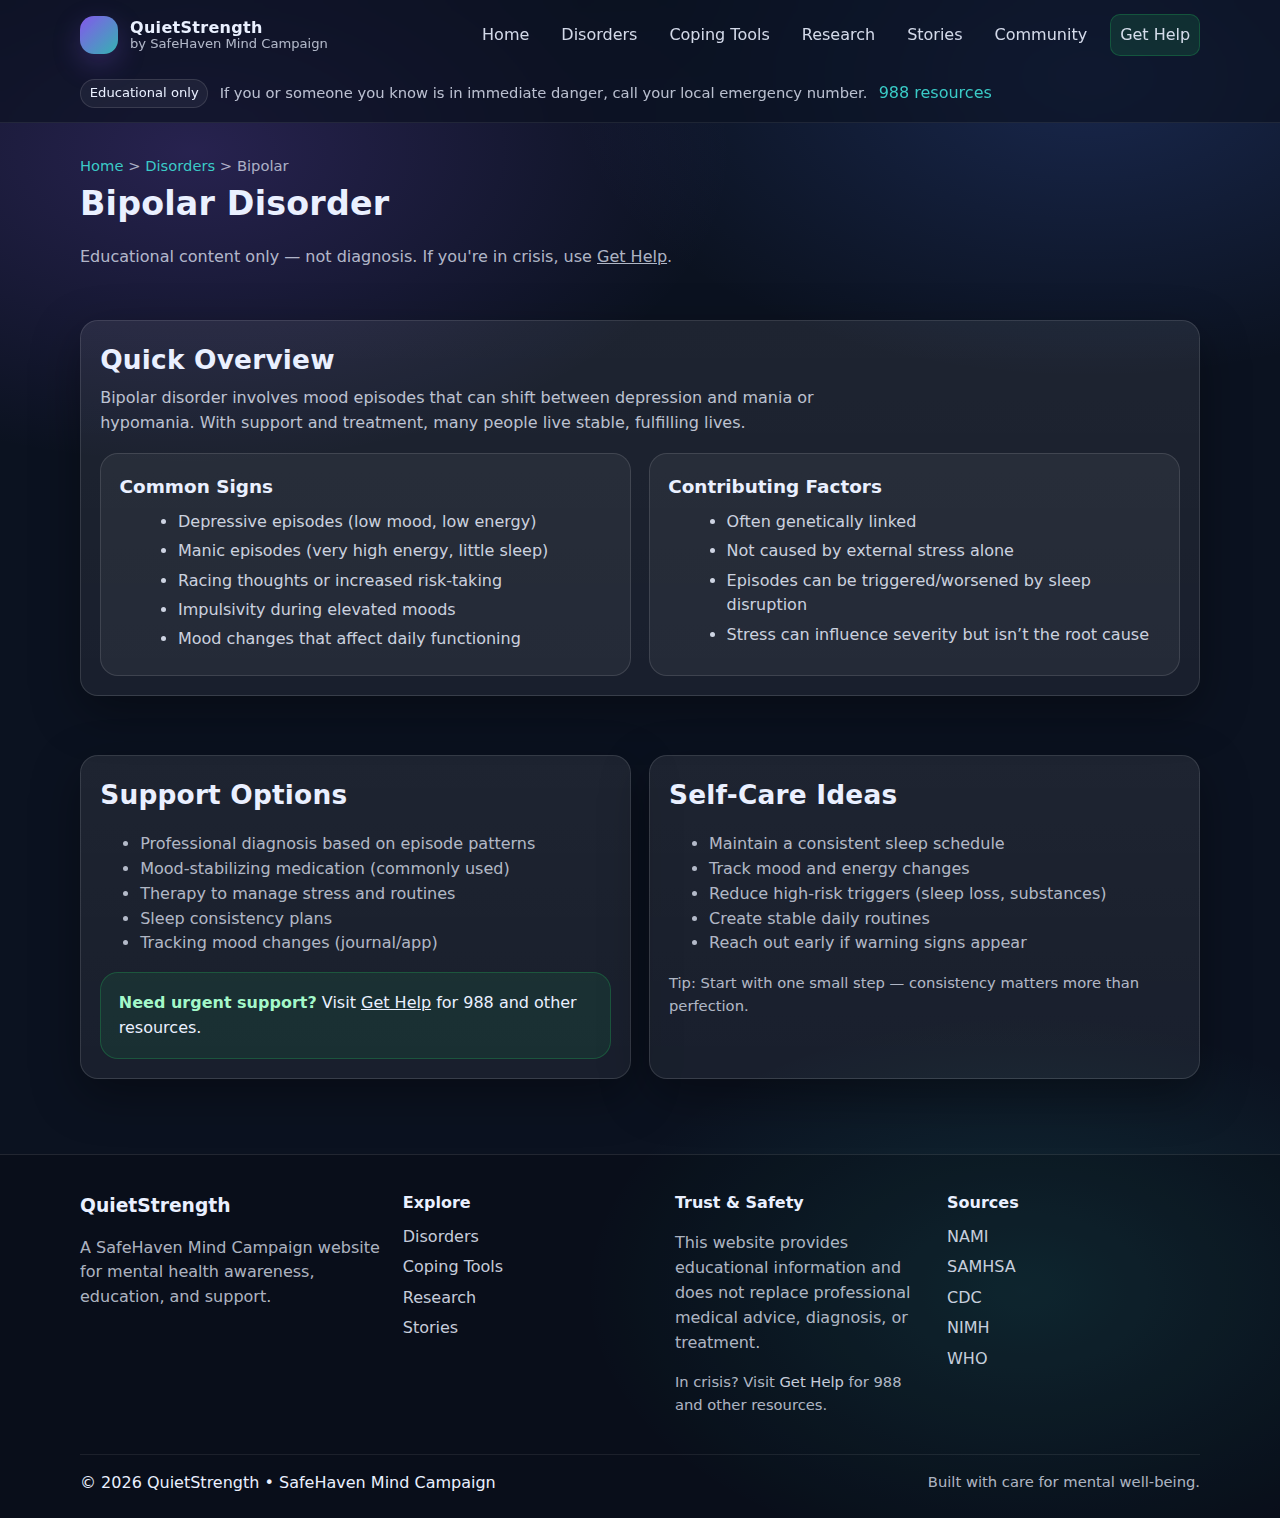
<file: disorders/BIPOLAR.html>
<!doctype html>
<html lang="en" data-root="../">
<head>
  <meta charset="utf-8">
  <meta name="viewport" content="width=device-width, initial-scale=1">
  <title>QuietStrength • Bipolar Disorder</title>
  <meta name="description" content="Learn about Bipolar Disorder with summaries and support options.">
  <link rel="stylesheet" href="../css/quitestrength.css">
</head>
<body>
  <div id="siteHeader"></div>

<main class="container">
  <div class="page-title">
    <div class="breadcrumb"><a href="../index.html">Home</a> > <a href="index.html">Disorders</a> > Bipolar</div>
    <h1>Bipolar Disorder</h1>
    <p class="muted">Educational content only — not diagnosis. If you're in crisis, use <a href="../help.html">Get Help</a>.</p>
  </div>

  <section class="section">
    <div class="card pad">
      <h2 style="margin-top:0;">Quick Overview</h2>
      <p class="lead">Bipolar disorder involves mood episodes that can shift between depression and mania or hypomania. With support and treatment, many people live stable, fulfilling lives.</p>
      <div class="grid two">
        <div class="feature">
          <h3>Common Signs</h3>
          <ul>
            <li>Depressive episodes (low mood, low energy)</li><li>Manic episodes (very high energy, little sleep)</li><li>Racing thoughts or increased risk-taking</li><li>Impulsivity during elevated moods</li><li>Mood changes that affect daily functioning</li>
          </ul>
        </div>
        <div class="feature">
          <h3>Contributing Factors</h3>
          <ul>
            <li>Often genetically linked</li><li>Not caused by external stress alone</li><li>Episodes can be triggered/worsened by sleep disruption</li><li>Stress can influence severity but isn’t the root cause</li>
          </ul>
        </div>
      </div>
    </div>
  </section>

  <section class="section">
    <div class="grid two">
      <div class="card pad">
        <h2 style="margin-top:0;">Support Options</h2>
        <ul class="muted">
          <li>Professional diagnosis based on episode patterns</li><li>Mood-stabilizing medication (commonly used)</li><li>Therapy to manage stress and routines</li><li>Sleep consistency plans</li><li>Tracking mood changes (journal/app)</li>
        </ul>
        <div style="margin-top:1rem" class="help-callout">
          <strong>Need urgent support?</strong> Visit <a href="../help.html">Get Help</a> for 988 and other resources.
        </div>
      </div>

      <div class="card pad">
        <h2 style="margin-top:0;">Self-Care Ideas</h2>
        <ul class="muted">
          <li>Maintain a consistent sleep schedule</li><li>Track mood and energy changes</li><li>Reduce high-risk triggers (sleep loss, substances)</li><li>Create stable daily routines</li><li>Reach out early if warning signs appear</li>
        </ul>
        <p class="muted small" style="margin-top:.9rem;">Tip: Start with one small step — consistency matters more than perfection.</p>
      </div>
    </div>
  </section>
  
</main>
  <div id="siteFooter"></div>
  <script src="../script/main.js"></script>
</body>
</html>
</file>
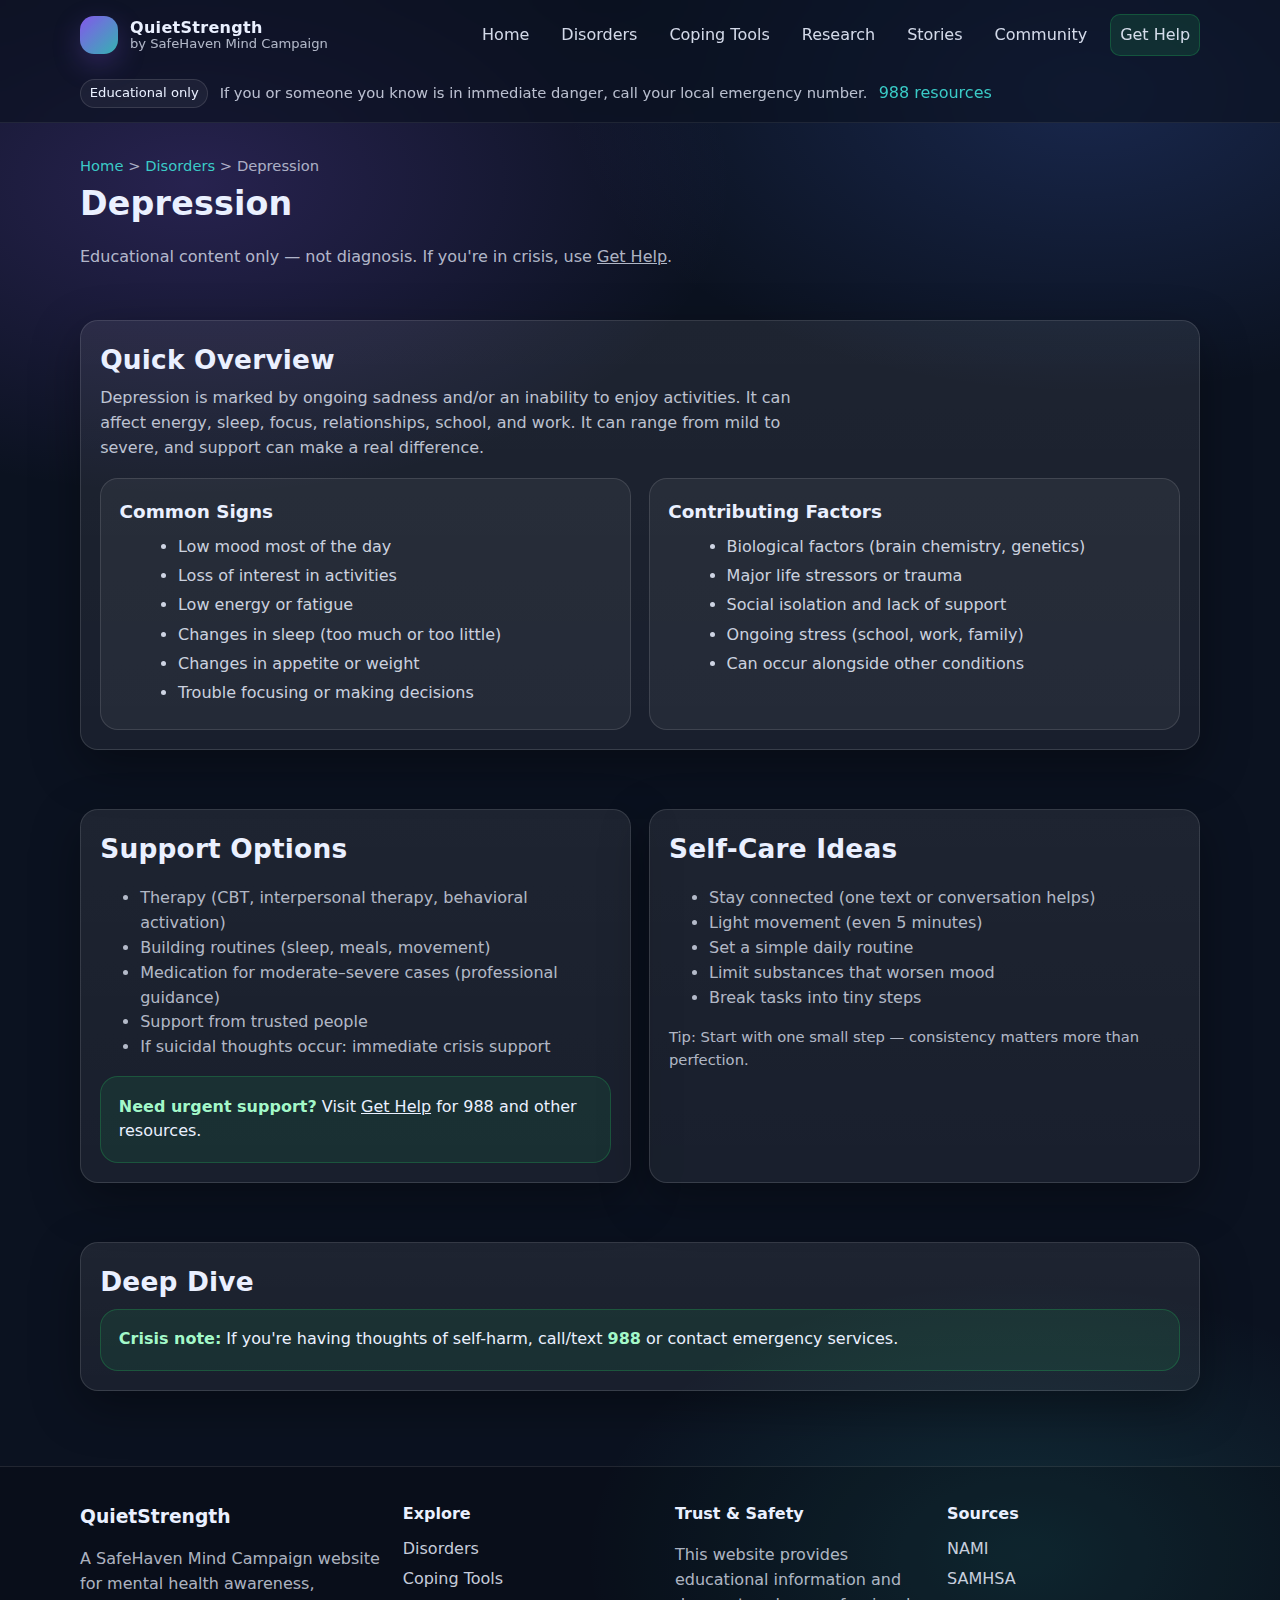
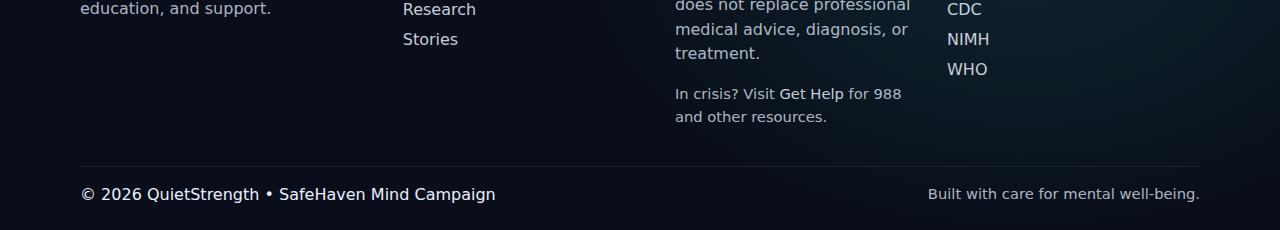
<file: disorders/DEPRESSION.html>
<!doctype html>
<html lang="en" data-root="../">
<head>
  <meta charset="utf-8">
  <meta name="viewport" content="width=device-width, initial-scale=1">
  <title>QuietStrength • Depression</title>
  <meta name="description" content="Learn about Depression with summaries and support options.">
  <link rel="stylesheet" href="../css/quitestrength.css">
</head>
<body>
  <div id="siteHeader"></div>

<main class="container">
  <div class="page-title">
    <div class="breadcrumb"><a href="../index.html">Home</a> > <a href="index.html">Disorders</a> > Depression</div>
    <h1>Depression</h1>
    <p class="muted">Educational content only — not diagnosis. If you're in crisis, use <a href="../help.html">Get Help</a>.</p>
  </div>

  <section class="section">
    <div class="card pad">
      <h2 style="margin-top:0;">Quick Overview</h2>
      <p class="lead">Depression is marked by ongoing sadness and/or an inability to enjoy activities. It can affect energy, sleep, focus, relationships, school, and work. It can range from mild to severe, and support can make a real difference.</p>
      <div class="grid two">
        <div class="feature">
          <h3>Common Signs</h3>
          <ul>
            <li>Low mood most of the day</li><li>Loss of interest in activities</li><li>Low energy or fatigue</li><li>Changes in sleep (too much or too little)</li><li>Changes in appetite or weight</li><li>Trouble focusing or making decisions</li>
          </ul>
        </div>
        <div class="feature">
          <h3>Contributing Factors</h3>
          <ul>
            <li>Biological factors (brain chemistry, genetics)</li><li>Major life stressors or trauma</li><li>Social isolation and lack of support</li><li>Ongoing stress (school, work, family)</li><li>Can occur alongside other conditions</li>
          </ul>
        </div>
      </div>
    </div>
  </section>

  <section class="section">
    <div class="grid two">
      <div class="card pad">
        <h2 style="margin-top:0;">Support Options</h2>
        <ul class="muted">
          <li>Therapy (CBT, interpersonal therapy, behavioral activation)</li><li>Building routines (sleep, meals, movement)</li><li>Medication for moderate–severe cases (professional guidance)</li><li>Support from trusted people</li><li>If suicidal thoughts occur: immediate crisis support</li>
        </ul>
        <div style="margin-top:1rem" class="help-callout">
          <strong>Need urgent support?</strong> Visit <a href="../help.html">Get Help</a> for 988 and other resources.
        </div>
      </div>

      <div class="card pad">
        <h2 style="margin-top:0;">Self-Care Ideas</h2>
        <ul class="muted">
          <li>Stay connected (one text or conversation helps)</li><li>Light movement (even 5 minutes)</li><li>Set a simple daily routine</li><li>Limit substances that worsen mood</li><li>Break tasks into tiny steps</li>
        </ul>
        <p class="muted small" style="margin-top:.9rem;">Tip: Start with one small step — consistency matters more than perfection.</p>
      </div>
    </div>
  </section>
  
  <section class="section">
    <div class="card pad">
      <h2 style="margin-top:0;">Deep Dive</h2>
      <div class="help-callout"><strong>Crisis note:</strong> If you're having thoughts of self-harm, call/text <strong>988</strong> or contact emergency services.</div>
    </div>
  </section>
</main>
  <div id="siteFooter"></div>
  <script src="../script/main.js"></script>
</body>
</html>
</file>
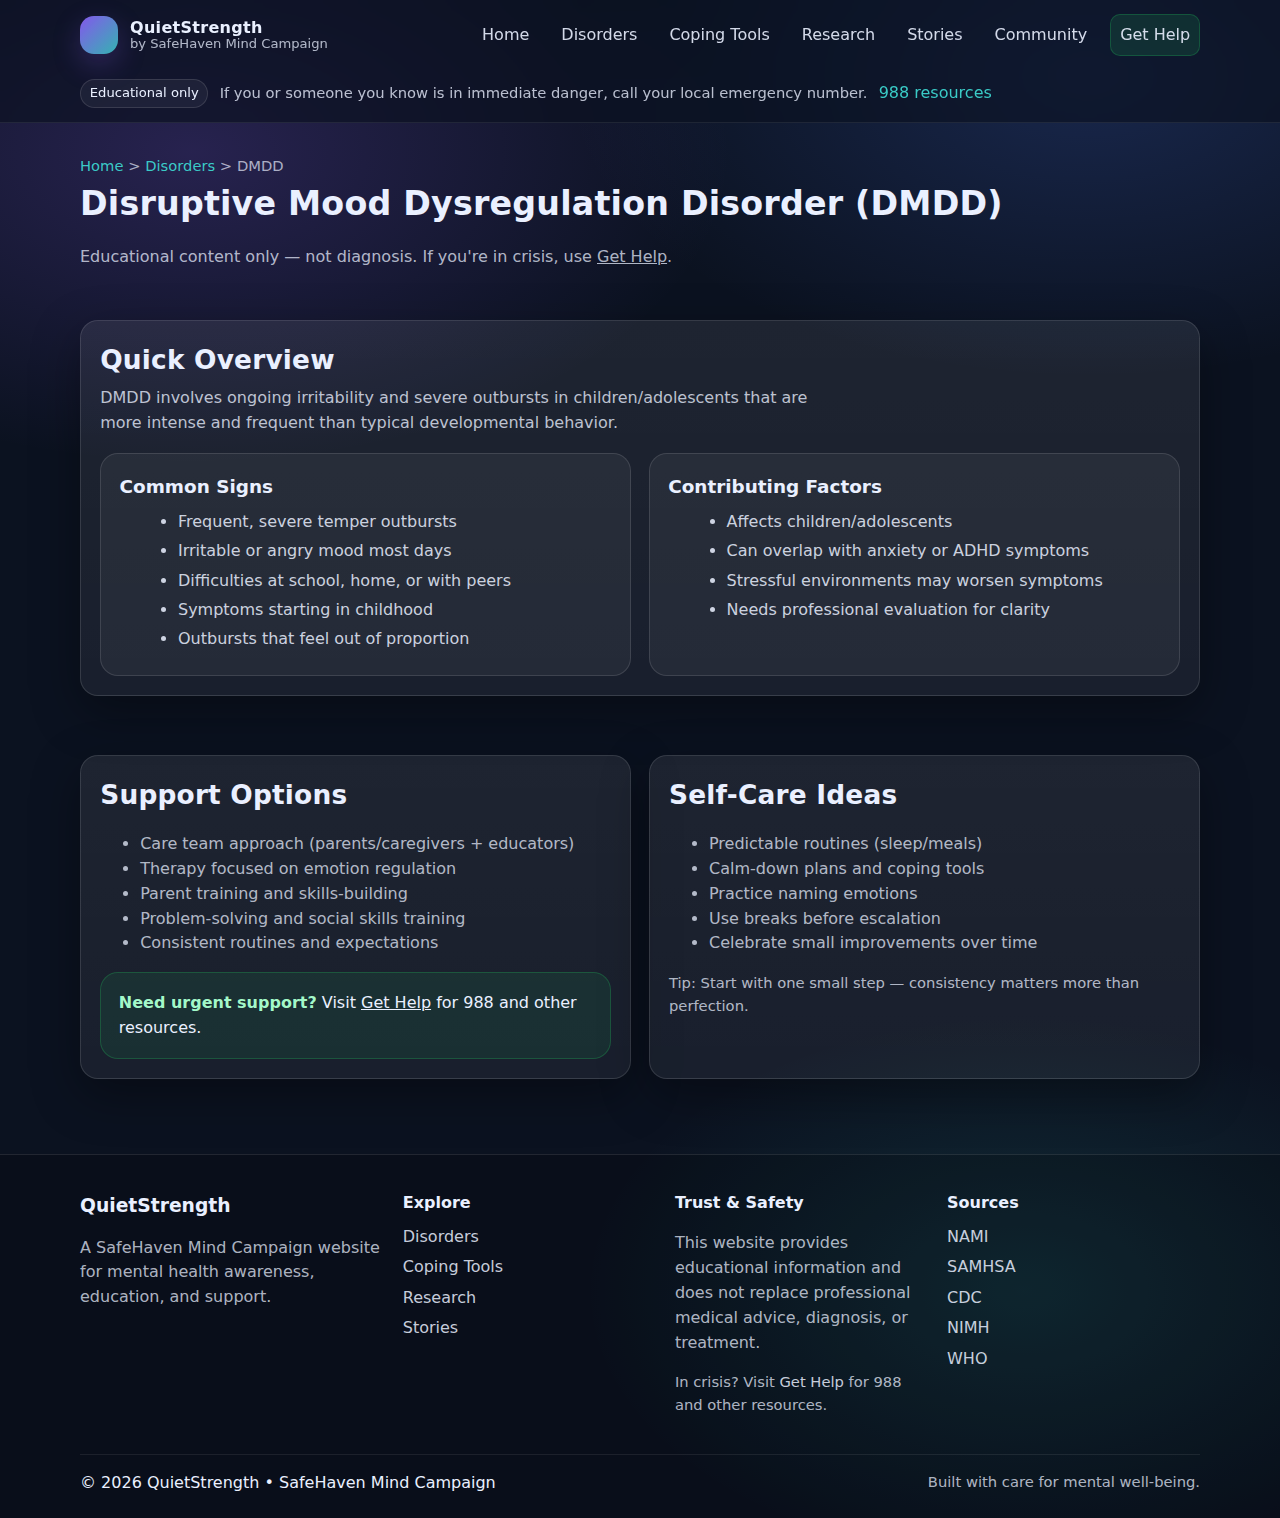
<file: disorders/DMDD.html>
<!doctype html>
<html lang="en" data-root="../">
<head>
  <meta charset="utf-8">
  <meta name="viewport" content="width=device-width, initial-scale=1">
  <title>QuietStrength • Disruptive Mood Dysregulation Disorder (DMDD)</title>
  <meta name="description" content="Learn about Disruptive Mood Dysregulation Disorder (DMDD) with summaries and support options.">
  <link rel="stylesheet" href="../css/quitestrength.css">
</head>
<body>
  <div id="siteHeader"></div>

<main class="container">
  <div class="page-title">
    <div class="breadcrumb"><a href="../index.html">Home</a> > <a href="index.html">Disorders</a> > DMDD</div>
    <h1>Disruptive Mood Dysregulation Disorder (DMDD)</h1>
    <p class="muted">Educational content only — not diagnosis. If you're in crisis, use <a href="../help.html">Get Help</a>.</p>
  </div>

  <section class="section">
    <div class="card pad">
      <h2 style="margin-top:0;">Quick Overview</h2>
      <p class="lead">DMDD involves ongoing irritability and severe outbursts in children/adolescents that are more intense and frequent than typical developmental behavior.</p>
      <div class="grid two">
        <div class="feature">
          <h3>Common Signs</h3>
          <ul>
            <li>Frequent, severe temper outbursts</li><li>Irritable or angry mood most days</li><li>Difficulties at school, home, or with peers</li><li>Symptoms starting in childhood</li><li>Outbursts that feel out of proportion</li>
          </ul>
        </div>
        <div class="feature">
          <h3>Contributing Factors</h3>
          <ul>
            <li>Affects children/adolescents</li><li>Can overlap with anxiety or ADHD symptoms</li><li>Stressful environments may worsen symptoms</li><li>Needs professional evaluation for clarity</li>
          </ul>
        </div>
      </div>
    </div>
  </section>

  <section class="section">
    <div class="grid two">
      <div class="card pad">
        <h2 style="margin-top:0;">Support Options</h2>
        <ul class="muted">
          <li>Care team approach (parents/caregivers + educators)</li><li>Therapy focused on emotion regulation</li><li>Parent training and skills-building</li><li>Problem-solving and social skills training</li><li>Consistent routines and expectations</li>
        </ul>
        <div style="margin-top:1rem" class="help-callout">
          <strong>Need urgent support?</strong> Visit <a href="../help.html">Get Help</a> for 988 and other resources.
        </div>
      </div>

      <div class="card pad">
        <h2 style="margin-top:0;">Self-Care Ideas</h2>
        <ul class="muted">
          <li>Predictable routines (sleep/meals)</li><li>Calm-down plans and coping tools</li><li>Practice naming emotions</li><li>Use breaks before escalation</li><li>Celebrate small improvements over time</li>
        </ul>
        <p class="muted small" style="margin-top:.9rem;">Tip: Start with one small step — consistency matters more than perfection.</p>
      </div>
    </div>
  </section>
  
</main>
  <div id="siteFooter"></div>
  <script src="../script/main.js"></script>
</body>
</html>
</file>
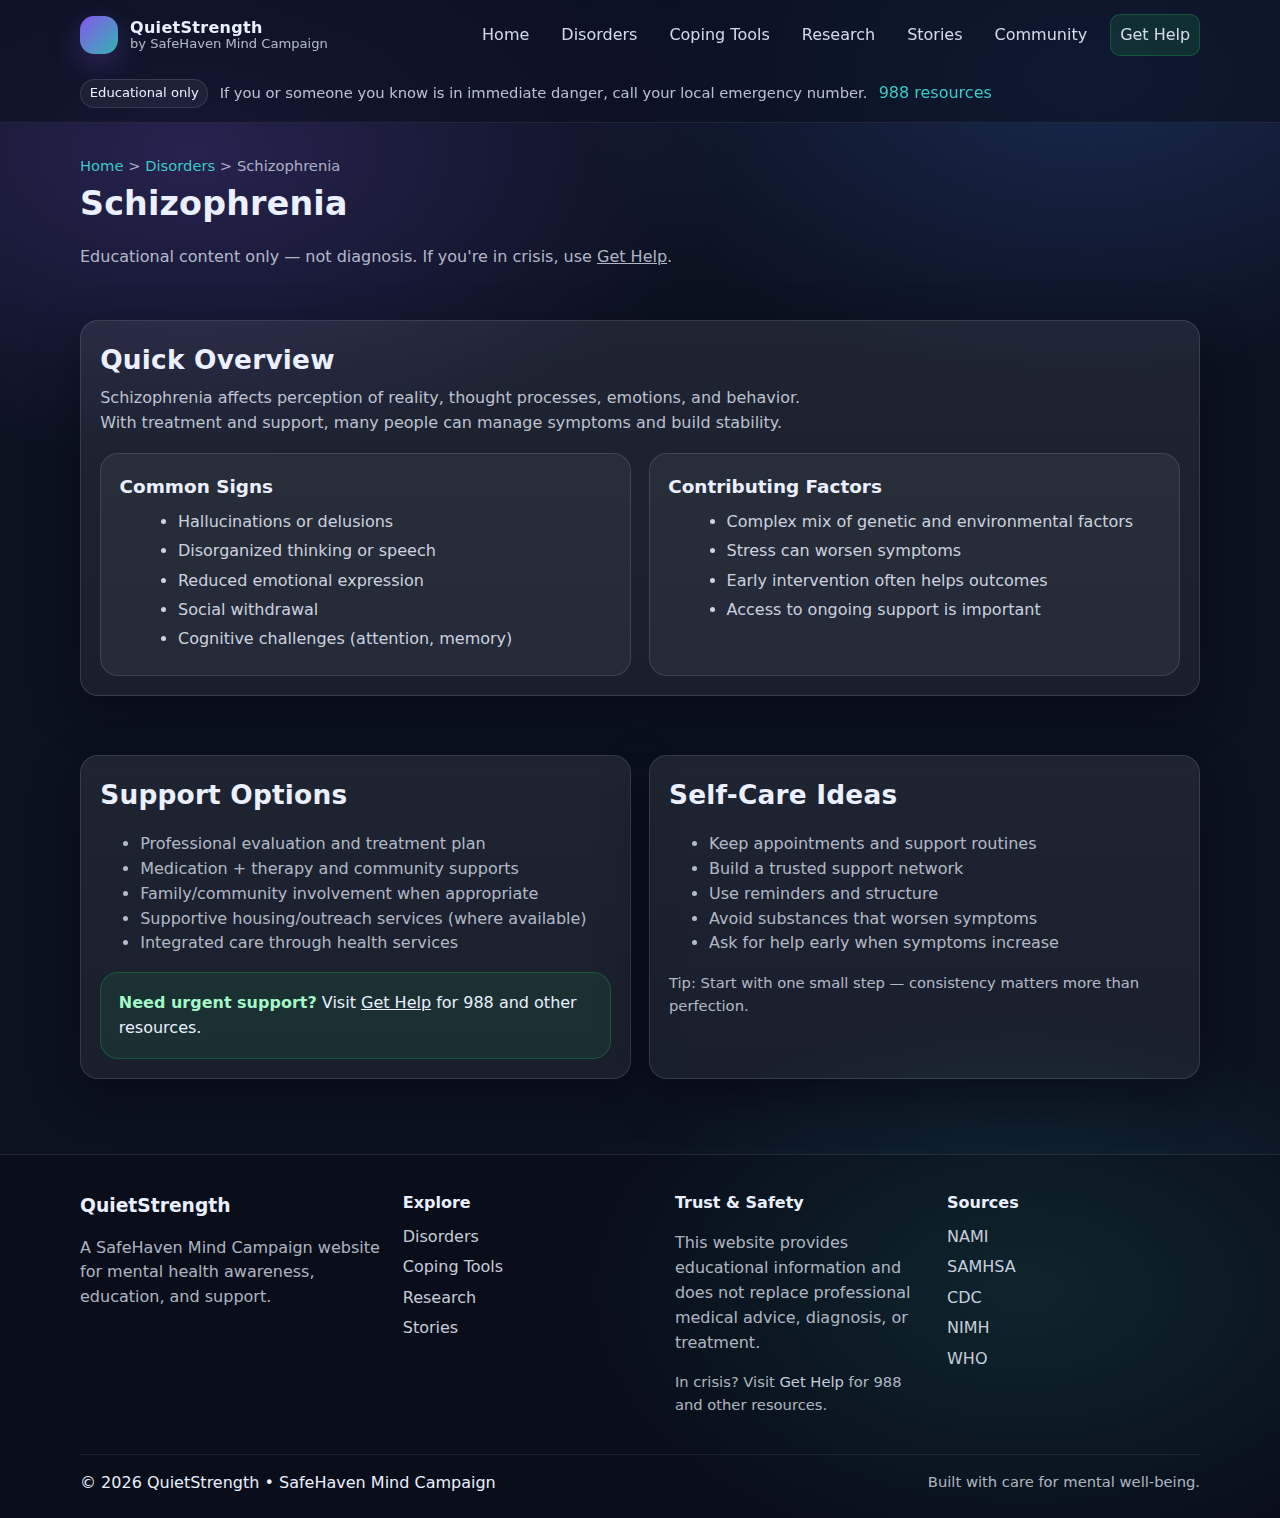
<file: disorders/SCHIZOPHRENIA.html>
<!doctype html>
<html lang="en" data-root="../">
<head>
  <meta charset="utf-8">
  <meta name="viewport" content="width=device-width, initial-scale=1">
  <title>QuietStrength • Schizophrenia</title>
  <meta name="description" content="Learn about Schizophrenia with summaries and support options.">
  <link rel="stylesheet" href="../css/quitestrength.css">
</head>
<body>
  <div id="siteHeader"></div>

<main class="container">
  <div class="page-title">
    <div class="breadcrumb"><a href="../index.html">Home</a> > <a href="index.html">Disorders</a> > Schizophrenia</div>
    <h1>Schizophrenia</h1>
    <p class="muted">Educational content only — not diagnosis. If you're in crisis, use <a href="../help.html">Get Help</a>.</p>
  </div>

  <section class="section">
    <div class="card pad">
      <h2 style="margin-top:0;">Quick Overview</h2>
      <p class="lead">Schizophrenia affects perception of reality, thought processes, emotions, and behavior. With treatment and support, many people can manage symptoms and build stability.</p>
      <div class="grid two">
        <div class="feature">
          <h3>Common Signs</h3>
          <ul>
            <li>Hallucinations or delusions</li><li>Disorganized thinking or speech</li><li>Reduced emotional expression</li><li>Social withdrawal</li><li>Cognitive challenges (attention, memory)</li>
          </ul>
        </div>
        <div class="feature">
          <h3>Contributing Factors</h3>
          <ul>
            <li>Complex mix of genetic and environmental factors</li><li>Stress can worsen symptoms</li><li>Early intervention often helps outcomes</li><li>Access to ongoing support is important</li>
          </ul>
        </div>
      </div>
    </div>
  </section>

  <section class="section">
    <div class="grid two">
      <div class="card pad">
        <h2 style="margin-top:0;">Support Options</h2>
        <ul class="muted">
          <li>Professional evaluation and treatment plan</li><li>Medication + therapy and community supports</li><li>Family/community involvement when appropriate</li><li>Supportive housing/outreach services (where available)</li><li>Integrated care through health services</li>
        </ul>
        <div style="margin-top:1rem" class="help-callout">
          <strong>Need urgent support?</strong> Visit <a href="../help.html">Get Help</a> for 988 and other resources.
        </div>
      </div>

      <div class="card pad">
        <h2 style="margin-top:0;">Self-Care Ideas</h2>
        <ul class="muted">
          <li>Keep appointments and support routines</li><li>Build a trusted support network</li><li>Use reminders and structure</li><li>Avoid substances that worsen symptoms</li><li>Ask for help early when symptoms increase</li>
        </ul>
        <p class="muted small" style="margin-top:.9rem;">Tip: Start with one small step — consistency matters more than perfection.</p>
      </div>
    </div>
  </section>
  
</main>
  <div id="siteFooter"></div>
  <script src="../script/main.js"></script>
</body>
</html>
</file>
<file: css/quitestrength.css>
:root{
  --bg: #0b1220;
  --card: rgba(255,255,255,0.06);
  --card2: rgba(255,255,255,0.08);
  --line: rgba(255,255,255,0.12);

  --text: #eaf0ff;
  --muted: rgba(234,240,255,0.74);

  --violet: #8b5cf6;
  --blue: #4f7cff;
  --aqua: #3dd6d0; 
  --accent: #22c55e;

  --shadow: 0 16px 48px rgba(0,0,0,0.35);
  --radius: 18px;
  --radius2: 26px;

  --max: 1120px;
}

*{ box-sizing:border-box; }
html,body{ margin:0; padding:0; }
body{
  font-family: system-ui, -apple-system, Segoe UI, Roboto, Arial, sans-serif;
  background: radial-gradient(900px 520px at 15% 10%, rgba(139,92,246,0.22), transparent 60%),
              radial-gradient(900px 520px at 85% 5%, rgba(79,124,255,0.20), transparent 58%),
              radial-gradient(800px 500px at 80% 85%, rgba(61,214,208,0.14), transparent 55%),
              var(--bg);
  color: var(--text);
  line-height: 1.55;
}

.rounded-image {
border-radius: 40px; 
height: 400px;
}

a{ color: inherit; }
img{ max-width:100%; height:auto; display:block; }

.container{
  width: min(var(--max), calc(100% - 2.4rem));
  margin: 0 auto;
}

.muted{ color: var(--muted); }
.small{ font-size: 0.92rem; }

.kicker{
  display:inline-flex;
  gap:.5rem;
  align-items:center;
  font-size: .92rem;
  padding: .35rem .7rem;
  border: 1px solid var(--line);
  border-radius: 999px;
  background: rgba(255,255,255,0.04);
}

.pill{
  display:inline-flex;
  align-items:center;
  font-size:.82rem;
  padding:.22rem .55rem;
  border-radius:999px;
  border:1px solid var(--line);
  background: rgba(255,255,255,0.05);
}

.btn{
  display:inline-flex;
  align-items:center;
  justify-content:center;
  gap:.55rem;
  padding: .85rem 1.05rem;
  border-radius: 14px;
  border: 1px solid transparent;
  text-decoration:none;
  font-weight: 650;
  letter-spacing: .2px;
  cursor:pointer;
}

.btn.primary{
  background: linear-gradient(135deg, rgba(139,92,246,0.95), rgba(79,124,255,0.95));
  box-shadow: 0 12px 30px rgba(79,124,255,0.25);
}

.btn.ghost{
  background: rgba(255,255,255,0.06);
  border-color: var(--line);
}

.btn:hover{ filter: brightness(1.05); }

.card{
  background: linear-gradient(180deg, var(--card2), var(--card));
  border: 1px solid var(--line);
  border-radius: var(--radius);
  box-shadow: var(--shadow);
}

.card.pad{ padding: 1.2rem; }

.grid{
  display:grid;
  gap: 1.1rem;
}

.grid.two{ grid-template-columns: repeat(2, minmax(0,1fr)); }
.grid.three{ grid-template-columns: repeat(3, minmax(0,1fr)); }

@media (max-width: 900px){
  .grid.two, .grid.three{ grid-template-columns: 1fr; }
}


.site-header{
  position: sticky;
  top: 0;
  z-index: 50;
  background: rgba(10,16,30,0.62);
  border-bottom: 1px solid rgba(255,255,255,0.08);
  backdrop-filter: blur(10px);
}

.nav-wrap{
  width: min(var(--max), calc(100% - 2.4rem));
  margin: 0 auto;
  display:flex;
  align-items:center;
  justify-content:space-between;
  gap: 1rem;
  padding: .9rem 0;
}

.brand{
  display:flex;
  align-items:center;
  gap:.75rem;
  text-decoration:none;
}
.brand-mark{
  width: 38px; height: 38px;
  border-radius: 14px;
  background: linear-gradient(135deg, rgba(139,92,246,0.95), rgba(61,214,208,0.82));
  box-shadow: 0 10px 28px rgba(139,92,246,0.25);
}
.brand-text{ display:flex; flex-direction:column; line-height:1.1; }
.brand-name{ font-weight: 800; letter-spacing:.3px; }
.brand-tag{ font-size:.82rem; color: var(--muted); }

.site-nav{
  display:flex;
  align-items:center;
  gap: .9rem;
  flex-wrap: wrap;
  justify-content:flex-end;
}
.site-nav a{
  text-decoration:none;
  padding: .45rem .55rem;
  border-radius: 10px;
  color: rgba(234,240,255,0.9);
}
.site-nav a:hover{
  background: rgba(255,255,255,0.06);
}
.site-nav .nav-cta{
  background: rgba(34,197,94,0.14);
  border: 1px solid rgba(34,197,94,0.26);
}

.nav-dd{
  position: relative;
}
.nav-dd summary{
  list-style:none;
  cursor:pointer;
  padding: .45rem .55rem;
  border-radius: 10px;
  color: rgba(234,240,255,0.9);
}
.nav-dd summary:hover{
  background: rgba(255,255,255,0.06);
}
.nav-dd summary::-webkit-details-marker{ display:none; }

.nav-dd-menu{
  position:absolute;
  right:0;
  margin-top: .55rem;
  min-width: 220px;
  padding: .6rem;
  border-radius: 16px;
  background: rgba(12,18,34,0.95);
  border: 1px solid rgba(255,255,255,0.10);
  box-shadow: var(--shadow);
  display:flex;
  flex-direction:column;
  gap: .25rem;
}
.nav-dd[open] .nav-dd-menu{ animation: pop .12s ease-out; }
@keyframes pop{ from{ transform: translateY(-6px); opacity:.6; } to{ transform:none; opacity:1; } }

.nav-dd-menu a{
  padding: .55rem .65rem;
  border-radius: 12px;
}
.nav-dd-sep{
  height: 1px;
  background: rgba(255,255,255,0.10);
  margin: .35rem 0;
}

.safety-strip{
  width: min(var(--max), calc(100% - 2.4rem));
  margin: 0 auto;
  padding: .55rem 0 0.85rem;
  display:flex;
  gap: .7rem;
  align-items:center;
  flex-wrap: wrap;
}
.safety-text{ color: rgba(234,240,255,0.78); font-size:.92rem; }
.safety-link{ color: rgba(61,214,208,0.95); text-decoration:none; }
.safety-link:hover{ text-decoration: underline; }


.hero{
  padding: 3.5rem 0 1.6rem;
}
.hero-wrap{
  display:grid;
  grid-template-columns: 1.2fr 0.8fr;
  gap: 1.3rem;
  align-items: stretch;
}
@media (max-width: 900px){
  .hero-wrap{ grid-template-columns: 1fr; }
}

.hero h1{
  font-size: clamp(2rem, 3.4vw, 3.2rem);
  margin: .6rem 0 .55rem;
  line-height: 1.1;
  letter-spacing: .2px;
}
.hero p{ margin: 0 0 1.1rem; color: rgba(234,240,255,0.86); }

.hero-card{
  padding: 1.35rem 1.3rem;
  border-radius: var(--radius2);
  background: linear-gradient(180deg, rgba(255,255,255,0.09), rgba(255,255,255,0.05));
  border: 1px solid rgba(255,255,255,0.12);
  box-shadow: var(--shadow);
}

.hero-side{
  padding: 1.15rem;
  border-radius: var(--radius2);
  border: 1px solid rgba(255,255,255,0.12);
  background: radial-gradient(520px 320px at 30% 20%, rgba(139,92,246,0.25), transparent 60%),
              radial-gradient(520px 320px at 70% 80%, rgba(61,214,208,0.16), transparent 55%),
              rgba(255,255,255,0.05);
  display:flex;
  flex-direction:column;
  justify-content:space-between;
  gap: .85rem;
}

.placeholder-img{
  border: 1px dashed rgba(255,255,255,0.25);
  border-radius: 18px;
  min-height: 180px;
  display:flex;
  align-items:center;
  justify-content:center;
  color: rgba(234,240,255,0.70);
  padding: 1rem;
  text-align:center;
  background: rgba(0,0,0,0.10);
}


.section{
  padding: 1.5rem 0 2.2rem;
}
.section h2{
  margin: 0 0 .35rem;
  font-size: 1.65rem;
  letter-spacing: .2px;
}
.section p.lead{
  margin: 0 0 1.1rem;
  color: rgba(234,240,255,0.78);
  max-width: 72ch;
}

.feature{
  padding: 1.15rem;
  border-radius: var(--radius);
  border: 1px solid rgba(255,255,255,0.12);
  background: rgba(255,255,255,0.05);
}

.feature h3{ margin: 0 0 .35rem; font-size: 1.15rem; }
.feature ul{ margin: .55rem 0 0 1.15rem; color: rgba(234,240,255,0.86); }
.feature li{ margin: .28rem 0; }

.topic-card{
  padding: 1.05rem;
}
.topic-top{
  display:flex;
  align-items:flex-start;
  justify-content:space-between;
  gap: .8rem;
}
.topic-top h3{ margin:0; font-size: 1.15rem; }
.topic-top .tag{
  font-size:.78rem;
  padding:.22rem .55rem;
  border-radius:999px;
  border:1px solid rgba(255,255,255,0.14);
  background: rgba(255,255,255,0.05);
  color: rgba(234,240,255,0.78);
  white-space:nowrap;
}
.topic-card p{ margin: .55rem 0 .8rem; color: rgba(234,240,255,0.78); }
.topic-actions{ display:flex; gap:.6rem; flex-wrap:wrap; }

.split{
  display:grid;
  grid-template-columns: 1fr 1fr;
  gap: 1.1rem;
}
@media (max-width: 900px){
  .split{ grid-template-columns: 1fr; }
}


.help-callout{
  border: 1px solid rgba(34,197,94,0.26);
  background: rgba(34,197,94,0.10);
  padding: 1.1rem;
  border-radius: var(--radius);
}
.help-callout strong{ color: rgba(168,255,206,0.98); }


.board{
  padding: 1.1rem;
}
.board form{
  display:grid;
  gap:.75rem;
}
.input, textarea{
  width:100%;
  border-radius: 14px;
  border: 1px solid rgba(255,255,255,0.14);
  background: rgba(0,0,0,0.18);
  color: rgba(234,240,255,0.92);
  padding: .85rem .9rem;
  font: inherit;
}
textarea{ min-height: 120px; resize: vertical; }
label{ font-weight: 650; }
.post{
  padding: .95rem;
  border-radius: 16px;
  border: 1px solid rgba(255,255,255,0.12);
  background: rgba(255,255,255,0.05);
}
.post .meta{
  display:flex;
  justify-content:space-between;
  gap:.8rem;
  color: rgba(234,240,255,0.70);
  font-size: .9rem;
  margin-bottom: .35rem;
}
.post .text{ margin:0; color: rgba(234,240,255,0.88); white-space: pre-wrap; }


.site-footer{
  margin-top: 2.5rem;
  border-top: 1px solid rgba(255,255,255,0.10);
  background: rgba(0,0,0,0.18);
}
.footer-grid{
  width: min(var(--max), calc(100% - 2.4rem));
  margin: 0 auto;
  padding: 2.2rem 0 1.4rem;
  display:grid;
  grid-template-columns: 1.2fr 1fr 1fr 1fr;
  gap: 1.2rem;
}
@media (max-width: 980px){
  .footer-grid{ grid-template-columns: 1fr 1fr; }
}
@media (max-width: 560px){
  .footer-grid{ grid-template-columns: 1fr; }
}

.site-footer h3, .site-footer h4{ margin: 0 0 .6rem; }
.site-footer ul{ margin:0; padding:0; list-style:none; display:grid; gap:.35rem; }
.site-footer a{ color: rgba(234,240,255,0.85); text-decoration:none; }
.site-footer a:hover{ text-decoration: underline; }

.footer-bottom{
  width: min(var(--max), calc(100% - 2.4rem));
  margin: 0 auto;
  padding: 1rem 0 1.4rem;
  border-top: 1px solid rgba(255,255,255,0.08);
  display:flex;
  justify-content:space-between;
  gap:.9rem;
  flex-wrap:wrap;
}


.page-title{
  padding: 2.0rem 0 .6rem;
}
.page-title h1{
  margin:0 0 .3rem;
  font-size: clamp(1.8rem, 2.6vw, 2.45rem);
  letter-spacing:.2px;
}
.breadcrumb{
  color: rgba(234,240,255,0.70);
  font-size: .92rem;
}
.breadcrumb a{ 
    color: rgba(61,214,208,0.95); text-decoration:none;
}
.breadcrumb a:hover{ 
    text-decoration: underline; 
}

.card:hover {
    transform: scale(1.05);
}

.feature:hover {
    transform: scale(1.05);
}

.card.pad:hover {
    transform: scale(1.05);
}

@media (max-width: 768px) {
.sections {
    flex-direction: column;
    gap: 20px;
    }
.section {
    height: 250px;
    }
  header h1 {
    font-size: 2.5rem;
    }

}

@media (max-width: 480px) {
  body {
    font-size: 0.9rem;
  }

  .container {
    width: 100%;
    padding: 0 1rem;
  }

  .grid {
    display: flex;
    flex-direction: column;
  }

  .grid.two,
  .grid.three {
    grid-template-columns: 1fr;
  }

  .hero-wrap {
    grid-template-columns: 1fr;
  }

  .btn {
    padding: 0.6rem 0.8rem;
    font-size: 0.9rem;
  }

  .site-nav {
    flex-direction: column;
    align-items: flex-start;
  }

  .site-footer .footer-grid {
    grid-template-columns: 1fr;
  }

  .input, textarea {
    padding: 0.6rem;
  }

  .section {
    padding: 1rem 0;
    height: auto;
  }

  .feature, .card, .post {
    padding: 0.9rem;
  }
  
  .rounded-image {
    height: auto;
    max-width: 100%;
  }
}
</file>
